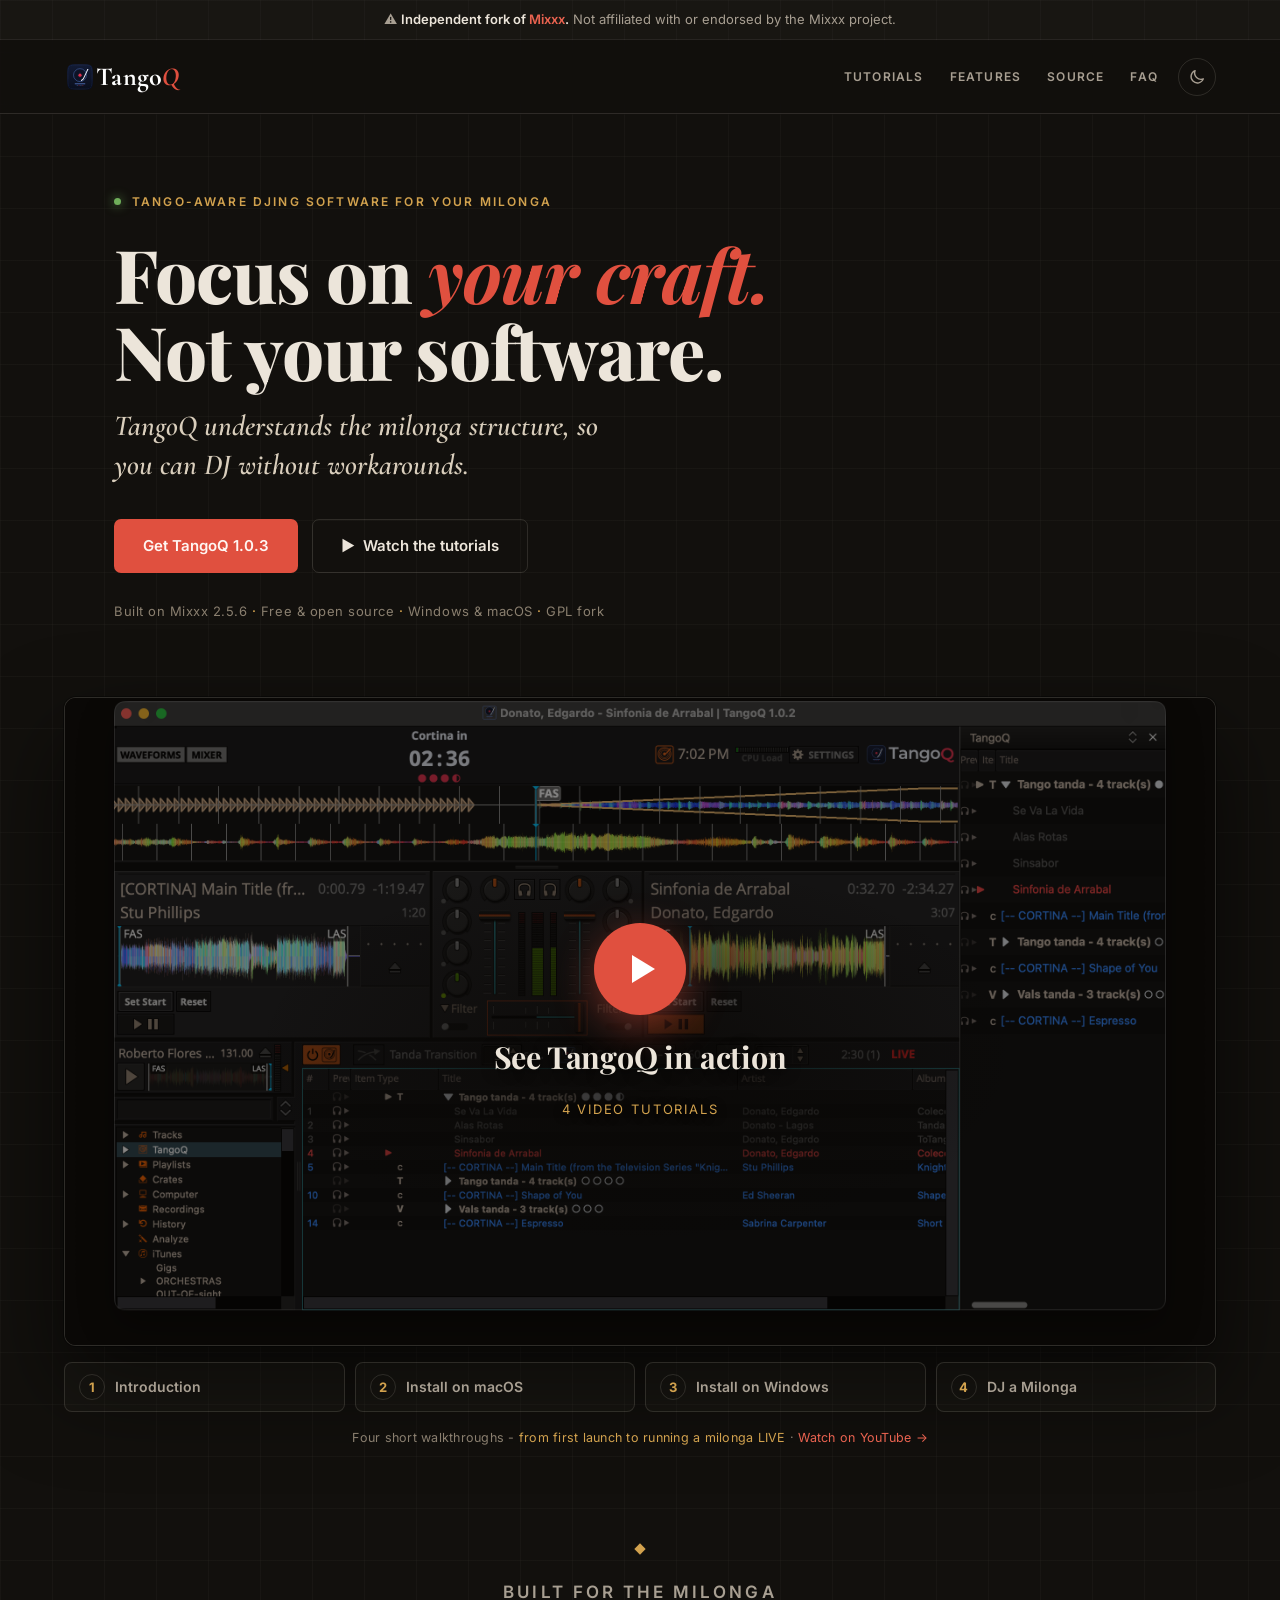
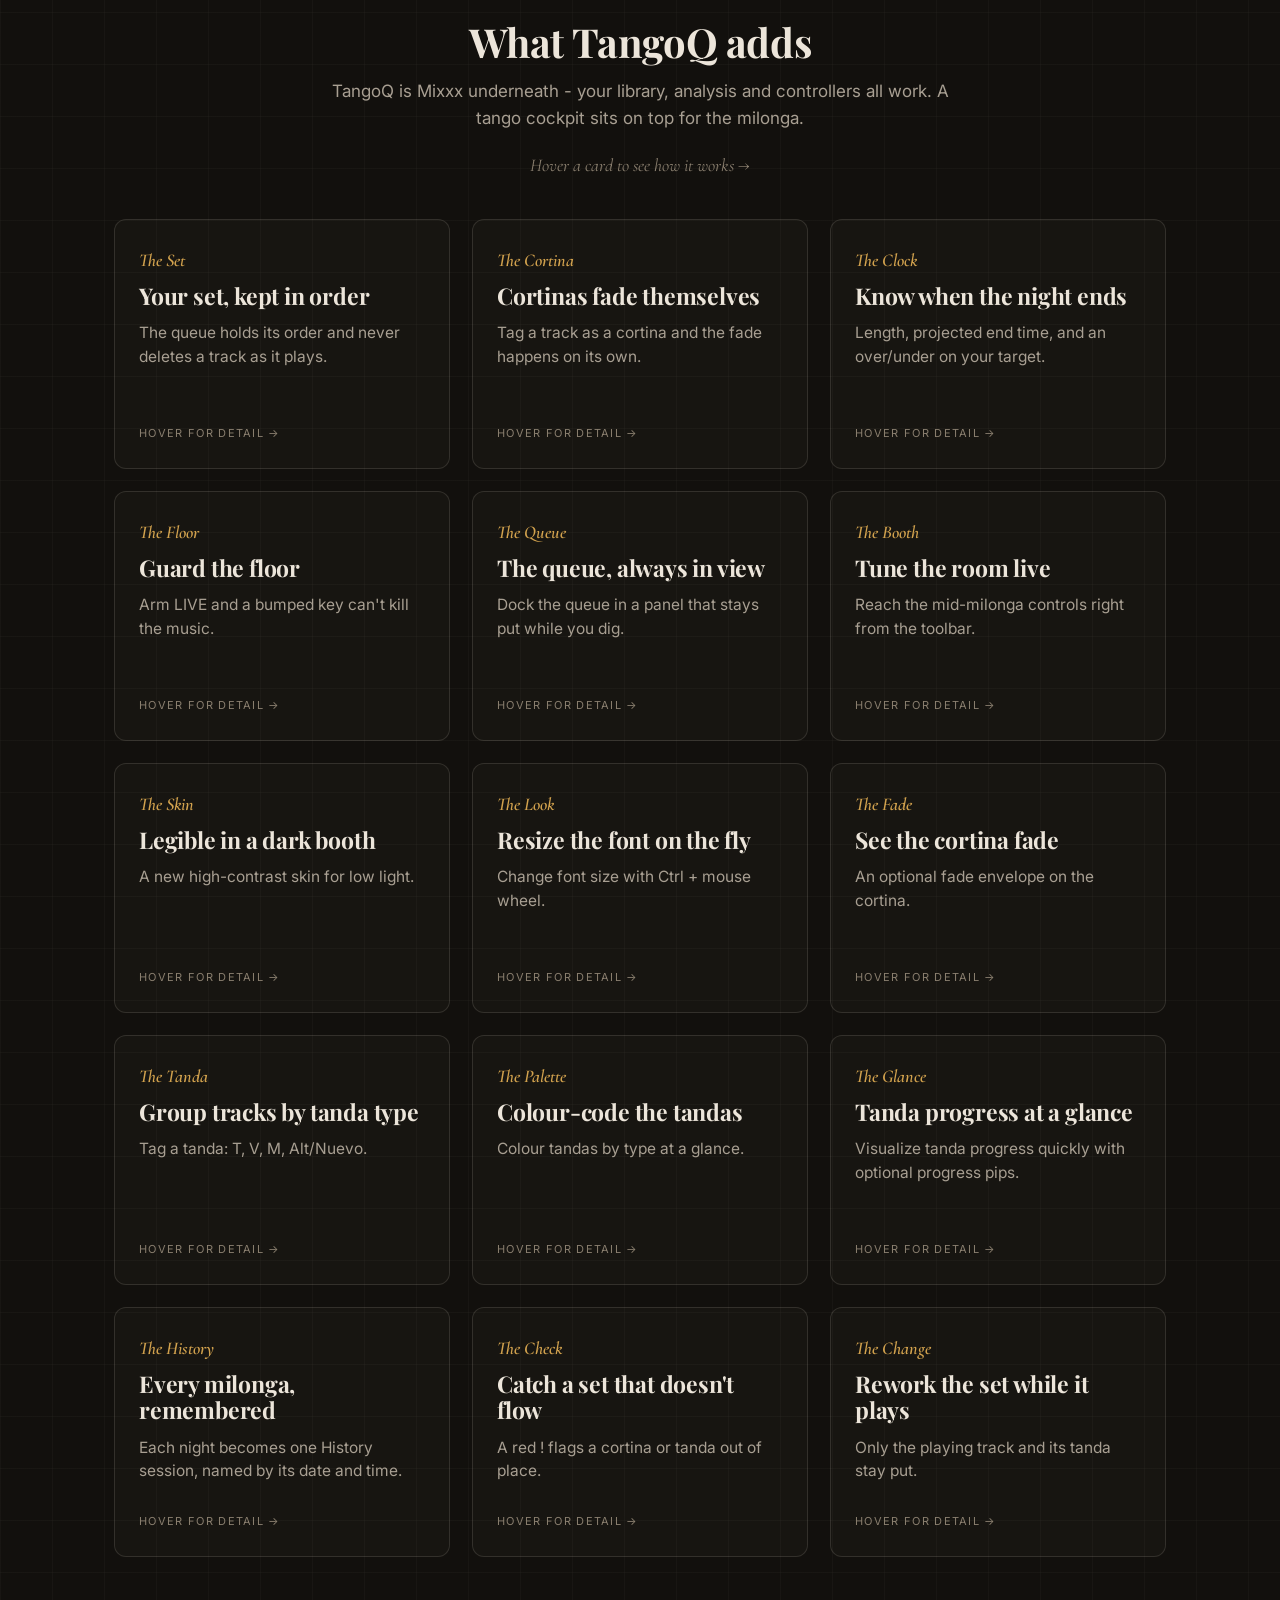
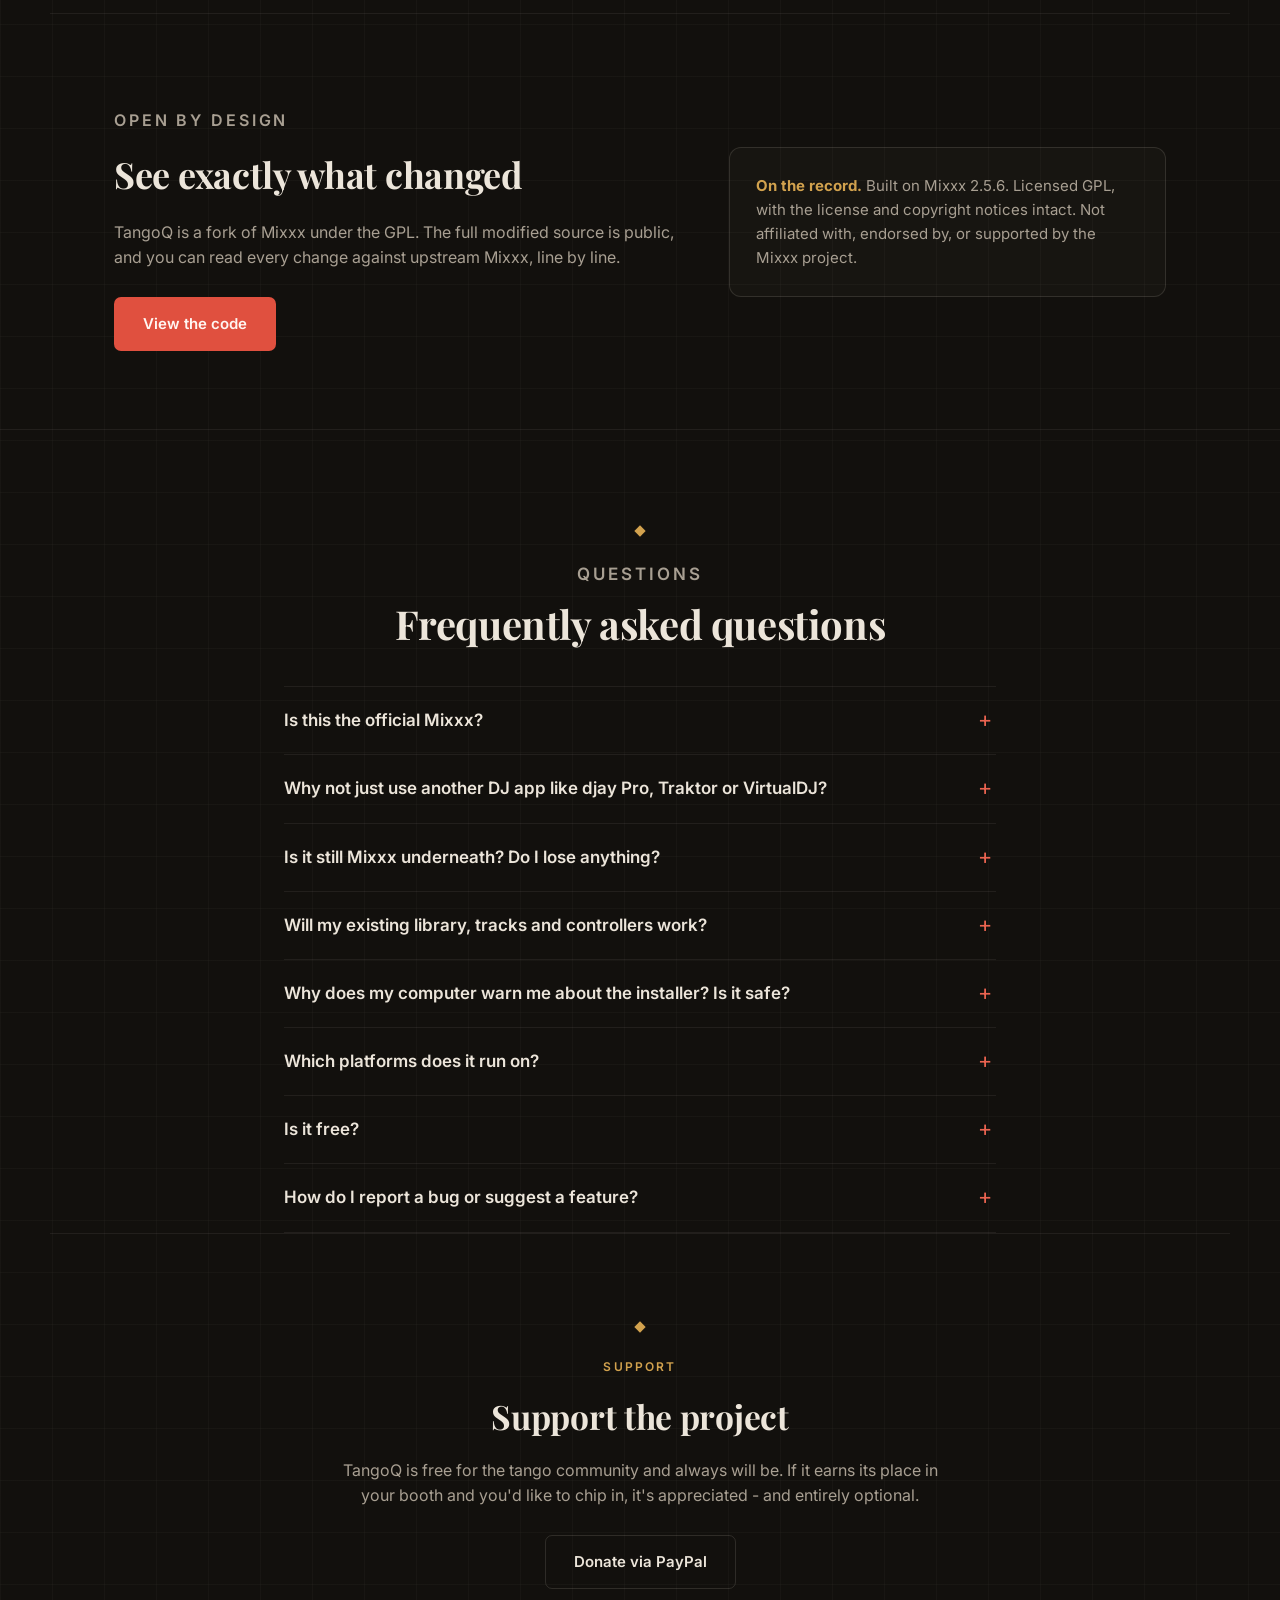
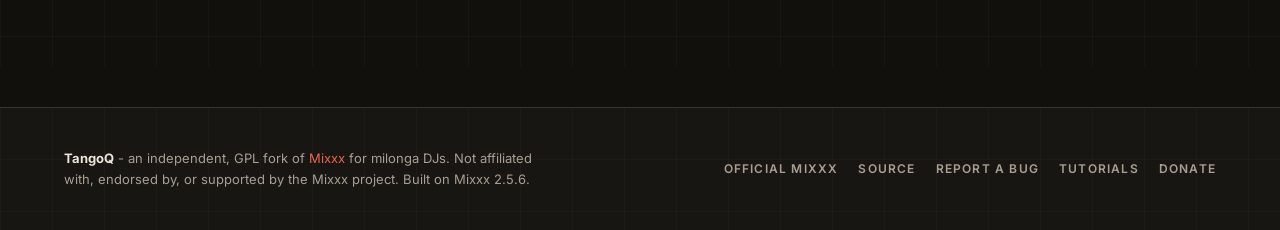
<file: index.html>
<!DOCTYPE html>
<html lang="en">
<head>
<meta charset="UTF-8" />
<meta name="viewport" content="width=device-width, initial-scale=1.0" />
<title>TangoQ: Tango-aware DJing software for your milonga</title>
<meta name="description" content="TangoQ is a tango-first DJ app built on Mixxx for milonga DJs: a cursor queue that keeps your set in order, automatic cortina fades, set length and end-time timing, and live-performance safeguards. An independent, GPL fork - not affiliated with the Mixxx project." />

<link rel="canonical" href="https://tangoq.app/" />
<!-- Open Graph / social preview -->
<meta property="og:type" content="website" />
<meta property="og:title" content="TangoQ: Tango-aware DJing software for your milonga" />
<meta property="og:description" content="Focus on your craft, not your software. A tango-first DJ app built on Mixxx: a cursor queue, automatic cortina fades, set timing, and a LIVE lock for the milonga." />
<meta property="og:image" content="https://tangoq.app/assets/tangoq-hero.png" />
<meta property="og:url" content="https://tangoq.app/" />

<link rel="icon" type="image/svg+xml" href="assets/tangoq_favicon.svg" />
<!-- Theme: dark by default; a saved light/dark choice is applied before first paint (no flash). -->
<script>try{if(localStorage.getItem('tq-theme')==='light')document.documentElement.dataset.theme='light';}catch(e){}</script>
<link rel="preconnect" href="https://fonts.googleapis.com" />
<link rel="preconnect" href="https://fonts.gstatic.com" crossorigin />
<link href="https://fonts.googleapis.com/css2?family=Cormorant+Garamond:ital,wght@0,600;0,700;1,600;1,700&family=Inter:wght@400;500;600;700&family=Playfair+Display:ital,wght@0,600;0,700;0,800;1,600&display=swap" rel="stylesheet" />
<style>
/* ===================== TangoQ landing - "The Booth" ===================== */
:root{
  --bg:#12100d; --ink:#ece5da; --muted:#a89f92; --faint:#8a7f6f;
  --line:rgba(236,229,218,.13); --line-soft:rgba(236,229,218,.07);
  --surface:rgba(236,229,218,.022); --surface-2:rgba(236,229,218,.045);
  --red:#e0503f; --red-hi:#ea6350; --gold:#d2a24e; --green:#6fae5a;
  --serif:"Playfair Display",Georgia,serif;
  --serif2:"Cormorant Garamond",Georgia,serif;
  --sans:"Inter",system-ui,-apple-system,"Segoe UI",Roboto,sans-serif;
  --grid:rgba(236,229,218,.028); --bar-bg:rgba(18,16,13,.86); --tagline:#d9cebc; --brand-word:#fff;
  --frame-line:rgba(236,229,218,.16); --frame-shadow:0 40px 90px rgba(0,0,0,.6),0 0 0 1px rgba(0,0,0,.4);
  color-scheme:dark;
}
/* light theme - warm paper, same accents darkened for contrast on a light background */
:root[data-theme="light"]{
  --bg:#f6f1e8; --ink:#1e1913; --muted:#574e43; --faint:#6f6456;
  --line:rgba(30,25,19,.15); --line-soft:rgba(30,25,19,.08);
  --surface:rgba(30,25,19,.03); --surface-2:rgba(30,25,19,.055);
  --red:#c63f2e; --red-hi:#a93323; --gold:#8f6418; --green:#3f8a2f;
  --grid:rgba(30,25,19,.045); --bar-bg:rgba(246,241,232,.88); --tagline:#3d352c; --brand-word:#1e1913;
  --frame-line:rgba(30,25,19,.18); --frame-shadow:0 30px 70px rgba(60,40,20,.22),0 0 0 1px rgba(30,25,19,.06);
  color-scheme:light;
}
*{box-sizing:border-box;}
html{scroll-behavior:smooth;scroll-padding-top:76px;}
@media (prefers-reduced-motion: reduce){html{scroll-behavior:auto;}}
body{
  margin:0; background:var(--bg); color:var(--ink);
  font-family:var(--sans); font-size:17px; line-height:1.6;
  -webkit-font-smoothing:antialiased; text-rendering:optimizeLegibility;
}
img{max-width:100%;}
.bth a{color:var(--red-hi);text-decoration:none;}
.bth a:hover{color:var(--gold);}
.bth ::selection{background:rgba(224,80,63,.28);}

.bth{
  background-image:
    linear-gradient(var(--grid) 1px, transparent 1px),
    linear-gradient(90deg, var(--grid) 1px, transparent 1px);
  background-size:52px 52px;
}
.bth .wrap{max-width:1180px;margin:0 auto;padding:0 clamp(20px,5vw,64px);}
.bth .section{border-top:1px solid var(--line-soft);}
.bth .diamond{display:inline-block;width:8px;height:8px;background:var(--gold);transform:rotate(45deg);}
.bth .eyebrow{font-family:var(--sans);font-weight:600;font-size:12px;letter-spacing:.18em;text-transform:uppercase;color:var(--gold);margin:0 0 14px;}
.bth .shead{text-align:center;max-width:640px;margin:0 auto;padding-top:8px;}
.bth .shead .eyebrow{margin:18px 0 14px;}
.bth .shead h2{font-family:var(--serif);font-weight:700;font-size:clamp(1.9rem,4vw,2.5rem);line-height:1.1;letter-spacing:-.4px;margin:0;text-wrap:balance;}
.bth .shead p{color:var(--muted);font-size:17px;line-height:1.6;margin:14px auto 0;}

.bth .btn{display:inline-flex;align-items:center;gap:8px;padding:14px 28px;border-radius:7px;font-family:var(--sans);font-weight:600;font-size:15px;text-decoration:none;border:1px solid transparent;cursor:pointer;}
.bth .btn--p{background:var(--red);color:#fff6f2;}
.bth .btn--p:hover{background:var(--red-hi);color:#fff6f2;}
.bth .btn--g{border-color:var(--line);color:var(--ink);}
.bth .btn--g:hover{border-color:var(--gold);color:var(--gold);}

/* top bar */
.bth__bar{display:flex;align-items:center;gap:16px;padding:16px clamp(20px,5vw,64px);border-bottom:1px solid var(--line);position:sticky;top:0;background:var(--bar-bg);backdrop-filter:blur(8px);z-index:20;}
.bth__brand{display:inline-flex;align-items:center;gap:0px;font-family:var(--serif2);font-weight:700;font-size:26px;letter-spacing:.01em;color:var(--ink);text-decoration:none;}
.bth__brand-icon{width:32px;height:32px;display:block;flex:none;}
.bth__brand-word{white-space:nowrap;color:var(--brand-word);}
.bth__brand em{color:var(--red);font-style:italic;}
.bth__tag{font-family:var(--serif2);font-style:italic;font-weight:600;font-size:16px;color:var(--faint);}
.bth__nav{margin-left:auto;display:flex;gap:26px;}
.bth__nav a{font-family:var(--sans);font-weight:600;font-size:12px;letter-spacing:.1em;text-transform:uppercase;color:var(--muted);text-decoration:none;}
.bth__nav a:hover{color:var(--gold);}
@media (max-width:720px){.bth__nav{display:none;}}
.bth__theme{flex:none;width:38px;height:38px;display:grid;place-items:center;padding:0;border:1px solid var(--line);border-radius:50%;background:transparent;color:var(--muted);cursor:pointer;transition:color .2s,border-color .2s;}
.bth__nav + .bth__theme{margin-left:4px;}
@media (max-width:720px){.bth__theme{margin-left:auto;}}
.bth__theme:hover{color:var(--gold);border-color:var(--gold);}
.bth__theme:focus-visible{outline:2px solid var(--gold);outline-offset:2px;}
.bth__theme svg{width:18px;height:18px;}
.bth__theme .i-sun,[data-theme="light"] .bth__theme .i-moon{display:none;}
[data-theme="light"] .bth__theme .i-sun{display:block;}

/* fork banner */
.bth__fork{text-align:center;padding:9px 16px;font-size:13px;color:var(--muted);background:var(--surface);border-bottom:1px solid var(--line-soft);}
.bth__fork strong{color:var(--ink);font-weight:600;}
.bth__fork a{color:var(--red-hi);}

/* hero */
.bth__hero{max-width:1180px;margin:0 auto;padding:clamp(48px,7vw,78px) clamp(20px,5vw,64px) 40px;}
.bth__eyebrow{font-family:var(--sans);font-weight:600;font-size:12px;letter-spacing:.18em;text-transform:uppercase;color:var(--gold);margin:0 0 24px;display:flex;align-items:center;gap:11px;}
.bth__eyebrow::before{content:"";width:7px;height:7px;border-radius:50%;background:var(--green);box-shadow:0 0 11px rgba(111,174,90,.9);}
.bth__h1{font-family:var(--serif);font-weight:800;font-size:clamp(2.6rem,7vw,74px);line-height:1.04;letter-spacing:-1px;margin:0;max-width:17ch;text-wrap:balance;}
.bth__h1 em{color:var(--red);font-style:italic;font-weight:700;}
.bth__tagline{font-family:var(--serif2);font-style:italic;font-weight:600;font-size:clamp(1.4rem,3vw,29px);color:var(--tagline);margin:18px 0 0;max-width:40ch;line-height:1.34;}
.bth__cta{display:flex;align-items:center;gap:14px;margin-top:34px;flex-wrap:wrap;}
.bth__meta{font-family:var(--sans);font-size:13px;color:var(--faint);margin-top:28px;letter-spacing:.04em;}
.bth__meta b{color:var(--gold);font-weight:500;}

/* screenshot */
.bth__shot{max-width:1312px;margin:22px auto 0;padding:0 clamp(20px,5vw,64px);}
.bth__frame{border:1px solid var(--frame-line);border-radius:12px;overflow:hidden;box-shadow:var(--frame-shadow);background:#0a0806;}
.bth__frame img{display:block;width:100%;height:auto;}
.bth__cap{font-family:var(--sans);font-size:12.5px;color:var(--faint);text-align:center;margin:16px 0 0;letter-spacing:.02em;}
.bth__cap span{color:var(--gold);}

/* tutorial player (hero slot) - click-to-load so no YouTube code/cookies until the visitor asks */
.bth__video{position:relative;display:block;width:100%;aspect-ratio:16/9;padding:0;border:0;background:#0a0806;cursor:pointer;color:#ece5da;font:inherit;}
.bth__video img{position:absolute;inset:0;width:100%;height:100%;object-fit:cover;opacity:.5;transition:opacity .25s;}
.bth__video:hover img,.bth__video:focus-visible img{opacity:.38;}
.bth__video:focus-visible{outline:2px solid var(--gold);outline-offset:-2px;}
.bth__play{position:absolute;inset:0;background:radial-gradient(ellipse 45% 40% at 50% 55%,rgba(10,8,6,.75),transparent 75%);display:flex;flex-direction:column;align-items:center;justify-content:center;gap:18px;}
.bth__play i{width:clamp(64px,9vw,92px);height:clamp(64px,9vw,92px);border-radius:50%;background:var(--red);box-shadow:0 12px 40px rgba(224,80,63,.45);display:grid;place-items:center;transition:transform .2s,background .2s;}
.bth__play i::after{content:"";margin-left:6px;border-style:solid;border-width:14px 0 14px 23px;border-color:transparent transparent transparent #fff;}
.bth__video:hover .bth__play i{transform:scale(1.07);background:var(--red-hi);}
.bth__play b{font-family:var(--serif);font-weight:700;font-size:clamp(1.25rem,2.6vw,1.9rem);letter-spacing:-.2px;text-shadow:0 2px 14px rgba(0,0,0,.8);}
.bth__play small{font-family:var(--sans);font-size:13px;letter-spacing:.14em;text-transform:uppercase;color:#d2a24e;text-shadow:0 2px 10px rgba(0,0,0,.9);}
.bth__frame iframe{display:block;width:100%;aspect-ratio:16/9;border:0;}
.bth__chapters{list-style:none;margin:16px 0 0;padding:0;display:grid;grid-template-columns:repeat(4,1fr);gap:10px;}
@media (max-width:720px){.bth__chapters{grid-template-columns:1fr 1fr;}}
.bth__chapters button{width:100%;height:100%;display:flex;align-items:center;gap:10px;padding:11px 14px;border:1px solid var(--line);border-radius:8px;background:var(--surface);color:var(--muted);font:600 14px/1.25 var(--sans);text-align:left;cursor:pointer;transition:border-color .2s,color .2s,background .2s;}
.bth__chapters button:hover,.bth__chapters button:focus-visible{border-color:rgba(210,162,78,.5);color:var(--ink);}
.bth__chapters button:focus-visible{outline:2px solid var(--gold);outline-offset:2px;}
.bth__chapters button[aria-current="true"]{border-color:var(--red);color:var(--ink);background:rgba(224,80,63,.08);}
.bth__chapters em{flex:none;font-style:normal;font-family:var(--sans);font-weight:700;font-size:13px;width:26px;height:26px;border-radius:50%;display:grid;place-items:center;border:1px solid var(--line);color:var(--gold);}
.bth__chapters button[aria-current="true"] em{background:var(--red);border-color:var(--red);color:#fff;}

/* ===== flip-card features (text only) ===== */
.bth .feat{padding:clamp(56px,7vw,78px) 0 56px;}
.bth .feat-hint{text-align:center;font-family:var(--serif2);font-style:italic;font-size:18px;color:var(--faint);margin:18px 0 0;}
.bth .feat-grid{max-width:1180px;margin:40px auto 0;padding:0 clamp(20px,5vw,64px);display:grid;grid-template-columns:repeat(auto-fit,minmax(280px,1fr));gap:22px;}
.bth .fcard{height:250px;perspective:1400px;}
.bth .fcard__inner{position:relative;width:100%;height:100%;transition:transform .55s cubic-bezier(.4,.1,.2,1);transform-style:preserve-3d;}
.bth .fcard:hover .fcard__inner,.bth .fcard:focus-within .fcard__inner{transform:rotateY(180deg);}
.bth .fcard__face{position:absolute;inset:0;backface-visibility:hidden;-webkit-backface-visibility:hidden;border:1px solid var(--line);border-radius:12px;overflow:hidden;padding:26px 24px;display:flex;flex-direction:column;}
.bth .fcard__front{background:var(--surface);}
.bth .fcard__back{transform:rotateY(180deg);background:var(--surface-2);}
.bth .fcard__no{font-family:var(--serif2);font-style:italic;font-weight:600;font-size:18px;color:var(--gold);margin:0 0 8px;}
.bth .fcard__title{font-family:var(--serif);font-weight:700;font-size:23px;line-height:1.14;margin:0 0 12px;letter-spacing:-.2px;}
.bth .fcard__lead{color:var(--muted);font-size:15.5px;line-height:1.5;margin:0;}
.bth .fcard__flip{margin-top:auto;font-family:var(--sans);font-size:11px;letter-spacing:.12em;text-transform:uppercase;color:var(--faint);}
.bth .fcard__desc{color:var(--muted);font-size:14px;line-height:1.55;margin:0;}
.bth .fcard__watch{color:var(--red-hi);font-style:italic;font-size:13px;line-height:1.5;margin:12px 0 0;}
/* touch / no-hover: no flip, stack front + detail */
@media (hover:none){
  .bth .fcard{height:auto;perspective:none;}
  .bth .fcard__inner{transform:none!important;transition:none;}
  .bth .fcard__face{position:static;backface-visibility:visible;-webkit-backface-visibility:visible;}
  .bth .fcard__front{border-bottom:0;border-radius:12px 12px 0 0;}
  .bth .fcard__back{transform:none;border-top:0;border-radius:0 0 12px 12px;}
  .bth .fcard__back .fcard__no,.bth .fcard__back .fcard__title{display:none;}
  .bth .fcard__flip{display:none;}
}
@media (prefers-reduced-motion:reduce){.bth .fcard__inner{transition:none;}}

/* split (source) */
.bth .split{max-width:1180px;margin:0 auto;padding:clamp(56px,7vw,78px) clamp(20px,5vw,64px);display:grid;grid-template-columns:1.3fr 1fr;gap:48px;align-items:center;}
@media (max-width:820px){.bth .split{grid-template-columns:1fr;gap:28px;}}
.bth .split h2{font-family:var(--serif);font-weight:700;font-size:clamp(1.7rem,3.4vw,2.25rem);margin:12px 0 0;letter-spacing:-.3px;}
.bth .split p{color:var(--muted);font-size:16px;line-height:1.6;margin:16px 0 0;}
.bth .split .cta{display:flex;gap:14px;margin-top:26px;flex-wrap:wrap;}
.bth .split aside{background:var(--surface);border:1px solid var(--line);border-radius:12px;padding:26px;}
.bth .split aside p{margin:0;font-size:15px;}
.bth .split aside strong{color:var(--gold);}

/* centered blocks */
.bth .center{max-width:1180px;margin:0 auto;padding:clamp(56px,7vw,78px) clamp(20px,5vw,64px);text-align:center;}
.bth .center h2{font-family:var(--serif);font-weight:700;font-size:clamp(1.6rem,3.2vw,2.1rem);margin:0;letter-spacing:-.3px;}
.bth .center p.lead{color:var(--muted);font-size:16px;line-height:1.6;max-width:600px;margin:14px auto 0;}
.bth .center .cta-row{margin-top:26px;display:flex;gap:14px;justify-content:center;flex-wrap:wrap;}

/* faq */
.bth .faq{max-width:840px;margin:40px auto 0;padding:0 clamp(20px,5vw,64px);}
.bth .faq details{border-top:1px solid var(--line-soft);}
.bth .faq details:last-child{border-bottom:1px solid var(--line-soft);}
.bth .faq summary{list-style:none;cursor:pointer;padding:20px 40px 20px 0;font-weight:600;font-size:17px;color:var(--ink);position:relative;}
.bth .faq summary::-webkit-details-marker{display:none;}
.bth .faq summary::after{content:"+";position:absolute;right:4px;top:15px;font-size:22px;font-weight:400;color:var(--red-hi);}
.bth .faq details[open] summary::after{content:"–";}
.bth .faq details p{color:var(--muted);font-size:15.5px;line-height:1.65;margin:0;padding:0 40px 20px 0;max-width:72ch;}

/* guide teaser */
.bth .guide-teaser{background:var(--surface);border:1px solid var(--line);border-radius:14px;max-width:1052px;margin:0 auto;padding:clamp(32px,5vw,48px);text-align:center;}

/* footer */
.bth .foot{border-top:1px solid var(--line);background:var(--surface);margin-top:40px;padding:40px clamp(20px,5vw,64px);}
.bth .foot__inner{max-width:1180px;margin:0 auto;display:flex;flex-wrap:wrap;gap:16px 30px;align-items:center;justify-content:space-between;}
.bth .foot p{margin:0;font-size:13px;color:var(--muted);max-width:62ch;}
.bth .foot strong{color:var(--ink);}
.bth .foot__links{display:flex;flex-wrap:wrap;gap:20px;}
.bth .foot__links a{color:var(--muted);font-size:12px;font-weight:600;letter-spacing:.1em;text-transform:uppercase;text-decoration:none;}
.bth .foot__links a:hover{color:var(--gold);}
</style>

</head>
<body>
<div class="bth">

  <!-- ===================== FORK BANNER ===================== -->
  <div class="bth__fork">&#9888; <strong>Independent fork of <a href="https://github.com/mixxxdj/mixxx" target="_blank" rel="noopener">Mixxx</a>.</strong> Not affiliated with or endorsed by the Mixxx&nbsp;project.</div>

  <!-- ===================== NAV ===================== -->
  <header class="bth__bar">
    <a class="bth__brand" href="#top" aria-label="TangoQ - home">
      <img class="bth__brand-icon" src="assets/tangoq_icon.svg" alt="" aria-hidden="true" width="32" height="32" />
      <span class="bth__brand-word">Tango<em>Q</em></span>
    </a>
    <nav class="bth__nav" aria-label="Primary">
      <a href="#tutorials">Tutorials</a>
      <a href="#features">Features</a>
      <a href="#source">Source</a>
      <a href="#faq">FAQ</a>
    </nav>
    <button class="bth__theme" type="button" aria-label="Switch to light mode" title="Switch to light mode">
      <svg class="i-moon" viewBox="0 0 24 24" fill="none" stroke="currentColor" stroke-width="1.8" stroke-linecap="round" stroke-linejoin="round" aria-hidden="true"><path d="M20.5 14.5A8.5 8.5 0 0 1 9.5 3.5a8.5 8.5 0 1 0 11 11z"/></svg>
      <svg class="i-sun" viewBox="0 0 24 24" fill="none" stroke="currentColor" stroke-width="1.8" stroke-linecap="round" aria-hidden="true"><circle cx="12" cy="12" r="4.2"/><path d="M12 2.5v2.2M12 19.3v2.2M2.5 12h2.2M19.3 12h2.2M5.3 5.3l1.6 1.6M17.1 17.1l1.6 1.6M5.3 18.7l1.6-1.6M17.1 6.9l1.6-1.6"/></svg>
    </button>
    <script>
      (function () {
        var btn = document.querySelector('.bth__theme'), root = document.documentElement;
        function sync() {
          var label = root.dataset.theme === 'light' ? 'Switch to dark mode' : 'Switch to light mode';
          btn.setAttribute('aria-label', label); btn.title = label;
        }
        btn.addEventListener('click', function () {
          var light = root.dataset.theme !== 'light';
          if (light) root.dataset.theme = 'light'; else delete root.dataset.theme;
          try { localStorage.setItem('tq-theme', light ? 'light' : 'dark'); } catch (e) {}
          sync();
        });
        sync();
      })();
    </script>
  </header>

  <main id="top">

  <!-- ===================== HERO ===================== -->
  <section class="bth__hero">
    <p class="bth__eyebrow">Tango-aware DJing software for your milonga</p>
    <h1 class="bth__h1">Focus on <em>your craft.</em> Not your software.</h1>

    <!--
      ============================================================
      HEADLINE - "Focus on your craft. Not your software."   (was: "You lead. The software follows.")
      SUB-TAGLINE - "TangoQ understands the milonga structure, so you can DJ without workarounds."

      Former headline (kept for reuse, e.g. as a section header):
        · DJ the room, not the playlist.
        · A tango-first DJ app for the milonga, built on Mixxx.

      Sub-tagline variants:
        · TangoQ understands the shape of a milonga, so you can focus on the music.
        · TangoQ knows the milonga - tandas, cortinas, timing - so you can focus on the music.

      Headline alternatives considered:
      Control / agency:  Control the music, not the software. · You run the software. It doesn't run you.
      Tango lead/follow (chosen):  You lead. The software follows. <-- CHOSEN · The DJ leads; the software follows.
      Craft / focus:  Focus on your craft, not the software. · Read the floor, not the manual.
      ============================================================
    -->
    <p class="bth__tagline">TangoQ understands the milonga structure, so you can DJ without workarounds.</p>

    <div class="bth__cta">
      <!-- Points to the latest GitHub release, so the link always serves the newest installers. -->
      <a class="btn btn--p" href="https://github.com/seemantadutta/tangoq/releases/latest" target="_blank" rel="noopener">Get TangoQ 1.0.3</a>
      <a class="btn btn--g" href="#tutorials">&#9654;&ensp;Watch the tutorials</a>
    </div>
    <p class="bth__meta">Built on Mixxx 2.5.6 <b>&middot;</b> Free &amp; open source <b>&middot;</b> Windows &amp; macOS <b>&middot;</b> GPL fork</p>
  </section>

  <!-- ===================== TUTORIALS PLAYER =====================
       Sits in the hero slot so the walkthroughs are the first thing people see.
       The hero screenshot is the poster; the YouTube player (privacy-enhanced
       youtube-nocookie.com) only loads when the visitor clicks play.
       Play order is set by the chapter buttons below (data-v = YouTube video ID),
       not by the YouTube playlist, so reordering the playlist won't change the site.
       Picking a chapter plays it, then the chapters after it, in order. -->
  <section class="bth__shot" id="tutorials">
    <div class="bth__frame">
      <button class="bth__video" type="button" aria-label="Play the TangoQ video tutorials from the beginning">
        <img src="assets/tangoq-hero.png" width="2816" height="1576" alt="" />
        <span class="bth__play"><i></i><b>See TangoQ in action</b><small>4 video tutorials</small></span>
      </button>
    </div>
    <ol class="bth__chapters" aria-label="Tutorial chapters">
      <li><button type="button" data-v="eEzgCkeJRvM"><em>1</em>Introduction</button></li>
      <li><button type="button" data-v="RYDBWtb4rBI"><em>2</em>Install on macOS</button></li>
      <li><button type="button" data-v="xXYfcL22Ero"><em>3</em>Install on Windows</button></li>
      <li><button type="button" data-v="bCn43I8w_2c"><em>4</em>DJ a Milonga</button></li>
    </ol>
    <p class="bth__cap">Four short walkthroughs - <span>from first launch to running a milonga LIVE</span> &middot; <a href="https://www.youtube.com/playlist?list=PLD1MAXCCQrTw" target="_blank" rel="noopener">Watch on YouTube &rarr;</a></p>
  </section>
  <script>
    (function () {
      var frame = document.querySelector('#tutorials .bth__frame');
      var chapters = [].slice.call(document.querySelectorAll('.bth__chapters button'));
      var ids = chapters.map(function (b) { return b.dataset.v; });
      function play(i) {
        var f = document.createElement('iframe');
        // YouTube starts at the first ID in &playlist= (ignoring the one in the path),
        // so the chosen video must lead the list.
        f.src = 'https://www.youtube-nocookie.com/embed/' + ids[i] + '?autoplay=1&rel=0'
              + '&playlist=' + ids.slice(i).join(',');
        f.title = 'TangoQ video tutorials';
        f.allow = 'autoplay; encrypted-media; picture-in-picture; fullscreen';
        f.allowFullscreen = true;
        frame.replaceChildren(f);
        chapters.forEach(function (b, j) { b.setAttribute('aria-current', j === i ? 'true' : 'false'); });
      }
      frame.querySelector('.bth__video').addEventListener('click', function () { play(0); });
      chapters.forEach(function (b, i) { b.addEventListener('click', function () { play(i); }); });
    })();
  </script>

  <!-- ===================== FEATURES (flip cards) ===================== -->
  <section class="feat section" id="features" style="border-top:none">
    <div class="shead">
      <div class="diamond"></div>
      <p class="eyebrow">Built for the milonga</p>
      <h2>What TangoQ adds</h2>
      <p>TangoQ is Mixxx underneath - your library, analysis and controllers all work. A tango cockpit sits on top for the milonga.</p>
    </div>
    <p class="feat-hint">Hover a card to see how it works &rarr;</p>
    <div class="feat-grid">

      <div class="fcard" tabindex="0">
        <div class="fcard__inner">
          <div class="fcard__face fcard__front">
            <p class="fcard__no">The Set</p>
            <h3 class="fcard__title">Your set, kept in order</h3>
            <p class="fcard__lead">The queue holds its order and never deletes a track as it plays.</p>
            <span class="fcard__flip">Hover for detail &rarr;</span>
          </div>
          <div class="fcard__face fcard__back">
            <p class="fcard__no">The Set</p>
            <h3 class="fcard__title">Your set, kept in order</h3>
            <p class="fcard__desc">TangoQ plays top to bottom and keeps every played track in its place, so that you don't lose your bearing in the TTVTTM flow.</p>
          </div>
        </div>
      </div>

      <div class="fcard" tabindex="0">
        <div class="fcard__inner">
          <div class="fcard__face fcard__front">
            <p class="fcard__no">The Cortina</p>
            <h3 class="fcard__title">Cortinas fade themselves</h3>
            <p class="fcard__lead">Tag a track as a cortina and the fade happens on its own.</p>
            <span class="fcard__flip">Hover for detail &rarr;</span>
          </div>
          <div class="fcard__face fcard__back">
            <p class="fcard__no">The Cortina</p>
            <h3 class="fcard__title">Cortinas fade themselves</h3>
            <p class="fcard__desc">The engine fades a cortina up, holds, fades it down, and leaves a clean silence on each side - no more reaching for the crossfader to clear the floor between tandas. Mark a track as a cortina once, and TangoQ remembers it.</p>
          </div>
        </div>
      </div>

      <div class="fcard" tabindex="0">
        <div class="fcard__inner">
          <div class="fcard__face fcard__front">
            <p class="fcard__no">The Clock</p>
            <h3 class="fcard__title">Know when the night ends</h3>
            <p class="fcard__lead">Length, projected end time, and an over/under on your target.</p>
            <span class="fcard__flip">Hover for detail &rarr;</span>
          </div>
          <div class="fcard__face fcard__back">
            <p class="fcard__no">The Clock</p>
            <h3 class="fcard__title">Know when the night ends</h3>
            <p class="fcard__desc">See the set's total length, its projected end time, and the time left at a glance - with an over/under against your target so you can land the milonga right on the hour.</p>
          </div>
        </div>
      </div>

      <div class="fcard" tabindex="0">
        <div class="fcard__inner">
          <div class="fcard__face fcard__front">
            <p class="fcard__no">The Floor</p>
            <h3 class="fcard__title">Guard the floor</h3>
            <p class="fcard__lead">Arm LIVE and a bumped key can't kill the music.</p>
            <span class="fcard__flip">Hover for detail &rarr;</span>
          </div>
          <div class="fcard__face fcard__back">
            <p class="fcard__no">The Floor</p>
            <h3 class="fcard__title">Guard the floor</h3>
            <p class="fcard__desc">Arm LIVE mode and disabling TangoQ takes a deliberate two-step confirm, while the deck play/pause keys go quiet for the night - so a stray keypress can't stop the set.</p>
          </div>
        </div>
      </div>

      <div class="fcard" tabindex="0">
        <div class="fcard__inner">
          <div class="fcard__face fcard__front">
            <p class="fcard__no">The Queue</p>
            <h3 class="fcard__title">The queue, always in view</h3>
            <p class="fcard__lead">Dock the queue in a panel that stays put while you dig.</p>
            <span class="fcard__flip">Hover for detail &rarr;</span>
          </div>
          <div class="fcard__face fcard__back">
            <p class="fcard__no">The Queue</p>
            <h3 class="fcard__title">The queue, always in view</h3>
            <p class="fcard__desc">Float the TangoQ queue into a docked, themed panel that stays put while you dig through your library for the next tanda.</p>
          </div>
        </div>
      </div>

      <div class="fcard" tabindex="0">
        <div class="fcard__inner">
          <div class="fcard__face fcard__front">
            <p class="fcard__no">The Booth</p>
            <h3 class="fcard__title">Tune the room live</h3>
            <p class="fcard__lead">Reach the mid-milonga controls right from the toolbar.</p>
            <span class="fcard__flip">Hover for detail &rarr;</span>
          </div>
          <div class="fcard__face fcard__back">
            <p class="fcard__no">The Booth</p>
            <h3 class="fcard__title">Tune the room live</h3>
            <p class="fcard__desc">Nudge the cortina length in real time to keep up with floor movement when a tanda ends.</p>
          </div>
        </div>
      </div>

      <div class="fcard" tabindex="0">
        <div class="fcard__inner">
          <div class="fcard__face fcard__front">
            <p class="fcard__no">The Skin</p>
            <h3 class="fcard__title">Legible in a dark booth</h3>
            <p class="fcard__lead">A new high-contrast skin for low light.</p>
            <span class="fcard__flip">Hover for detail &rarr;</span>
          </div>
          <div class="fcard__face fcard__back">
            <p class="fcard__no">The Skin</p>
            <h3 class="fcard__title">Legible in a dark booth</h3>
            <p class="fcard__desc">A new high-contrast skin keeps the interface easy to read in the low light of a dark booth.</p>
          </div>
        </div>
      </div>

      <div class="fcard" tabindex="0">
        <div class="fcard__inner">
          <div class="fcard__face fcard__front">
            <p class="fcard__no">The Look</p>
            <h3 class="fcard__title">Resize the font on the fly</h3>
            <p class="fcard__lead">Change font size with Ctrl + mouse wheel.</p>
            <span class="fcard__flip">Hover for detail &rarr;</span>
          </div>
          <div class="fcard__face fcard__back">
            <p class="fcard__no">The Look</p>
            <h3 class="fcard__title">Resize the font on the fly</h3>
            <p class="fcard__desc">Change the interface font size instantly with Ctrl and the mouse wheel, sized to the booth and your eyes.</p>
          </div>
        </div>
      </div>

      <div class="fcard" tabindex="0">
        <div class="fcard__inner">
          <div class="fcard__face fcard__front">
            <p class="fcard__no">The Fade</p>
            <h3 class="fcard__title">See the cortina fade</h3>
            <p class="fcard__lead">An optional fade envelope on the cortina.</p>
            <span class="fcard__flip">Hover for detail &rarr;</span>
          </div>
          <div class="fcard__face fcard__back">
            <p class="fcard__no">The Fade</p>
            <h3 class="fcard__title">See the cortina fade</h3>
            <p class="fcard__desc">An optional fade envelope draws the cortina's fade in and out on the track, so you can see the shape of the transition.</p>
          </div>
        </div>
      </div>

      <div class="fcard" tabindex="0">
        <div class="fcard__inner">
          <div class="fcard__face fcard__front">
            <p class="fcard__no">The Tanda</p>
            <h3 class="fcard__title">Group tracks by tanda type</h3>
            <p class="fcard__lead">Tag a tanda: T, V, M, Alt/Nuevo.</p>
            <span class="fcard__flip">Hover for detail &rarr;</span>
          </div>
          <div class="fcard__face fcard__back">
            <p class="fcard__no">The Tanda</p>
            <h3 class="fcard__title">Group tracks by tanda type</h3>
            <p class="fcard__desc">Optionally group tracks into a tanda by type: Tango, Vals, Milonga or Alt/Nuevo, so the set's structure is explicit.</p>
          </div>
        </div>
      </div>

      <div class="fcard" tabindex="0">
        <div class="fcard__inner">
          <div class="fcard__face fcard__front">
            <p class="fcard__no">The Palette</p>
            <h3 class="fcard__title">Colour-code the tandas</h3>
            <p class="fcard__lead">Colour tandas by type at a glance.</p>
            <span class="fcard__flip">Hover for detail &rarr;</span>
          </div>
          <div class="fcard__face fcard__back">
            <p class="fcard__no">The Palette</p>
            <h3 class="fcard__title">Colour-code the tandas</h3>
            <p class="fcard__desc">Optionally colour-code each tanda by type: Tango, Vals, Milonga or Alt/Nuevo, so you can read the flow of the night at a glance.</p>
          </div>
        </div>
      </div>

      <div class="fcard" tabindex="0">
        <div class="fcard__inner">
          <div class="fcard__face fcard__front">
            <p class="fcard__no">The Glance</p>
            <h3 class="fcard__title">Tanda progress at a glance</h3>
            <p class="fcard__lead">Visualize tanda progress quickly with optional progress pips.</p>
            <span class="fcard__flip">Hover for detail &rarr;</span>
          </div>
          <div class="fcard__face fcard__back">
            <p class="fcard__no">The Glance</p>
            <h3 class="fcard__title">Tanda progress at a glance</h3>
            <p class="fcard__desc">Progress pips show your place in the tanda: already played, now playing, and still to come.</p>
          </div>
        </div>
      </div>

      <div class="fcard" tabindex="0">
        <div class="fcard__inner">
          <div class="fcard__face fcard__front">
            <p class="fcard__no">The History</p>
            <h3 class="fcard__title">Every milonga, remembered</h3>
            <p class="fcard__lead">Each night becomes one History session, named by its date and time.</p>
            <span class="fcard__flip">Hover for detail &rarr;</span>
          </div>
          <div class="fcard__face fcard__back">
            <p class="fcard__no">The History</p>
            <h3 class="fcard__title">Every milonga, remembered</h3>
            <p class="fcard__desc">TangoQ logs every track it plays, repeated cortinas included, and tags cortinas and performances as they played. Last month's set reads exactly as it happened.</p>
          </div>
        </div>
      </div>

      <div class="fcard" tabindex="0">
        <div class="fcard__inner">
          <div class="fcard__face fcard__front">
            <p class="fcard__no">The Check</p>
            <h3 class="fcard__title">Catch a set that doesn't flow</h3>
            <p class="fcard__lead">A red ! flags a cortina or tanda out of place.</p>
            <span class="fcard__flip">Hover for detail &rarr;</span>
          </div>
          <div class="fcard__face fcard__back">
            <p class="fcard__no">The Check</p>
            <h3 class="fcard__title">Catch a set that doesn't flow</h3>
            <p class="fcard__desc">Spot a cortina inside a tanda, a tango marked as a cortina, two cortinas in a row, or two tandas with no cortina between them, before the floor does.</p>
          </div>
        </div>
      </div>

      <div class="fcard" tabindex="0">
        <div class="fcard__inner">
          <div class="fcard__face fcard__front">
            <p class="fcard__no">The Change</p>
            <h3 class="fcard__title">Rework the set while it plays</h3>
            <p class="fcard__lead">Only the playing track and its tanda stay put.</p>
            <span class="fcard__flip">Hover for detail &rarr;</span>
          </div>
          <div class="fcard__face fcard__back">
            <p class="fcard__no">The Change</p>
            <h3 class="fcard__title">Rework the set while it plays</h3>
            <p class="fcard__desc">Reorder the rest of the tanda, drop a track in to play next, or move whole tandas mid-milonga. Reused cortinas stay safe, and History records what actually played.</p>
          </div>
        </div>
      </div>

    </div>
  </section>

  <!-- ===================== SOURCE ===================== -->
  <section class="split section" id="source">
    <div>
      <p class="eyebrow">Open by design</p>
      <h2>See exactly what changed</h2>
      <p>TangoQ is a fork of Mixxx under the GPL. The full modified source is public, and you can read every change against upstream Mixxx, line by line.</p>
      <div class="cta">
        <a class="btn btn--p" href="https://github.com/seemantadutta/mixxx" target="_blank" rel="noopener">View the code</a>
      </div>
    </div>
    <aside>
      <p><strong>On the record.</strong> Built on Mixxx&nbsp;2.5.6. Licensed GPL, with the license and copyright notices intact. Not affiliated with, endorsed by, or supported by the Mixxx project.</p>
    </aside>
  </section>

  <!-- ===================== FAQ ===================== -->
  <section class="section" id="faq" style="padding-top:78px">
    <div class="shead">
      <div class="diamond"></div>
      <p class="eyebrow">Questions</p>
      <h2>Frequently asked questions</h2>
    </div>
    <div class="faq">
      <details><summary>Is this the official Mixxx?</summary><p>No. TangoQ is an independent, unofficial fork of Mixxx - not affiliated with or endorsed by the Mixxx project. It is built on Mixxx and released under the same GPL license; the official app lives at <a href="https://mixxx.org" target="_blank" rel="noopener">mixxx.org</a>.</p></details>
      <details><summary>Why not just use another DJ app like djay Pro, Traktor or VirtualDJ?</summary><p>Those apps are built for club DJs who beat-match and blend one track into the next. None of them understand a cortina, or that at a milonga every track stands on its own with no blending between them. TangoQ is built around exactly that tango-specific handling.</p></details>
      <details><summary>Is it still Mixxx underneath? Do I lose anything?</summary><p>Yes, it is Mixxx under the hood (version 2.5.6), so your music library, track analysis, controller mappings and settings all work just as they do in the official build. TangoQ adds a tango cockpit on top; it doesn't take Mixxx away.</p></details>
      <details><summary>Will my existing library, tracks and controllers work?</summary><p>Yes. On first launch TangoQ can import your existing Mixxx library into its own separate database, so your music, analysis, mappings and settings come across - and your original Mixxx setup is never modified.</p></details>
      <details><summary>Why does my computer warn me about the installer? Is it safe?</summary><p>Because these builds are not code-signed (that needs a paid developer certificate this project does not have), Windows SmartScreen and macOS Gatekeeper flag them as coming from an unknown developer. It is not malware: the full source is public and you can build it yourself. Full step-by-step instructions for getting past the warning come with the download.</p></details>
      <details><summary>Which platforms does it run on?</summary><p>Windows and macOS. Linux users can build from source for now; packaged Linux builds may follow.</p></details>
      <details><summary>Is it free?</summary><p>Yes, free and open source under the GNU GPL. If it earns a place in your booth you are welcome to chip in via the donate link, but that is entirely optional.</p></details>
      <details><summary>How do I report a bug or suggest a feature?</summary><p>Open an issue on the fork's GitHub via the <a href="https://github.com/seemantadutta/mixxx/issues" target="_blank" rel="noopener">Report a bug</a> link. Reports that include your OS and the steps to reproduce are the most helpful.</p></details>
    </div>
  </section>

  <!-- ===================== SUPPORT ===================== -->
  <section class="center section" id="support">
    <div class="diamond"></div>
    <p class="eyebrow" style="margin:18px 0 14px">Support</p>
    <h2>Support the project</h2>
    <p class="lead">TangoQ is free for the tango community and always will be. If it earns its place in your booth and you'd like to chip in, it's appreciated - and entirely optional.</p>
    <div class="cta-row">
      <a class="btn btn--g" href="https://paypal.me/seemanta" target="_blank" rel="noopener">Donate via PayPal</a>
    </div>
  </section>

  <!-- GUIDE TEASER: disabled until the manual is rewritten. To re-enable, remove "display:none" below
       and restore the "Guide" links in the top nav and footer. guide.html and tangoq-manual.pdf remain in the repo. -->
  <section class="section" id="guide" style="padding:78px clamp(20px,5vw,64px);display:none">
    <div class="guide-teaser">
      <div class="diamond"></div>
      <p class="eyebrow">The manual</p>
      <h2 style="font-family:var(--serif);font-weight:700;font-size:clamp(1.8rem,3.6vw,2.4rem);margin:0;letter-spacing:-.4px">The complete guide</h2>
      <p style="color:var(--muted);font-size:17px;line-height:1.6;max-width:560px;margin:14px auto 22px">Everything, from installing TangoQ to running a milonga LIVE - the full field guide, with screenshots.</p>
      <div class="cta-row" style="display:flex;gap:14px;justify-content:center;flex-wrap:wrap">
        <a class="btn btn--p" href="guide.html" target="_blank" rel="noopener">Open the guide</a>
        <a class="btn btn--g" href="tangoq-manual.pdf" download>&darr; Download the manual (PDF)</a>
      </div>
    </div>
  </section>
  <!-- guide teaser disabled (display:none); FAQ is the last visible section before the footer. -->

  </main>
</div>
<div class="bth">
  <footer class="foot">
    <div class="foot__inner">
      <p><strong>TangoQ</strong> - an independent, GPL fork of <a href="https://github.com/mixxxdj/mixxx" target="_blank" rel="noopener">Mixxx</a> for milonga DJs. Not affiliated with, endorsed by, or supported by the Mixxx project. Built on Mixxx&nbsp;2.5.6.</p>
      <nav class="foot__links" aria-label="Footer">
        <a href="https://mixxx.org" target="_blank" rel="noopener">Official Mixxx</a>
        <a href="https://github.com/seemantadutta/mixxx" target="_blank" rel="noopener">Source</a>
        <a href="https://github.com/seemantadutta/mixxx/issues" target="_blank" rel="noopener">Report a bug</a>
        <a href="https://www.youtube.com/playlist?list=PLD1MAXCCQrTw" target="_blank" rel="noopener">Tutorials</a>
        <a href="https://paypal.me/seemanta" target="_blank" rel="noopener">Donate</a>
      </nav>
    </div>
  </footer>
</div>

</body>
</html>
</file>
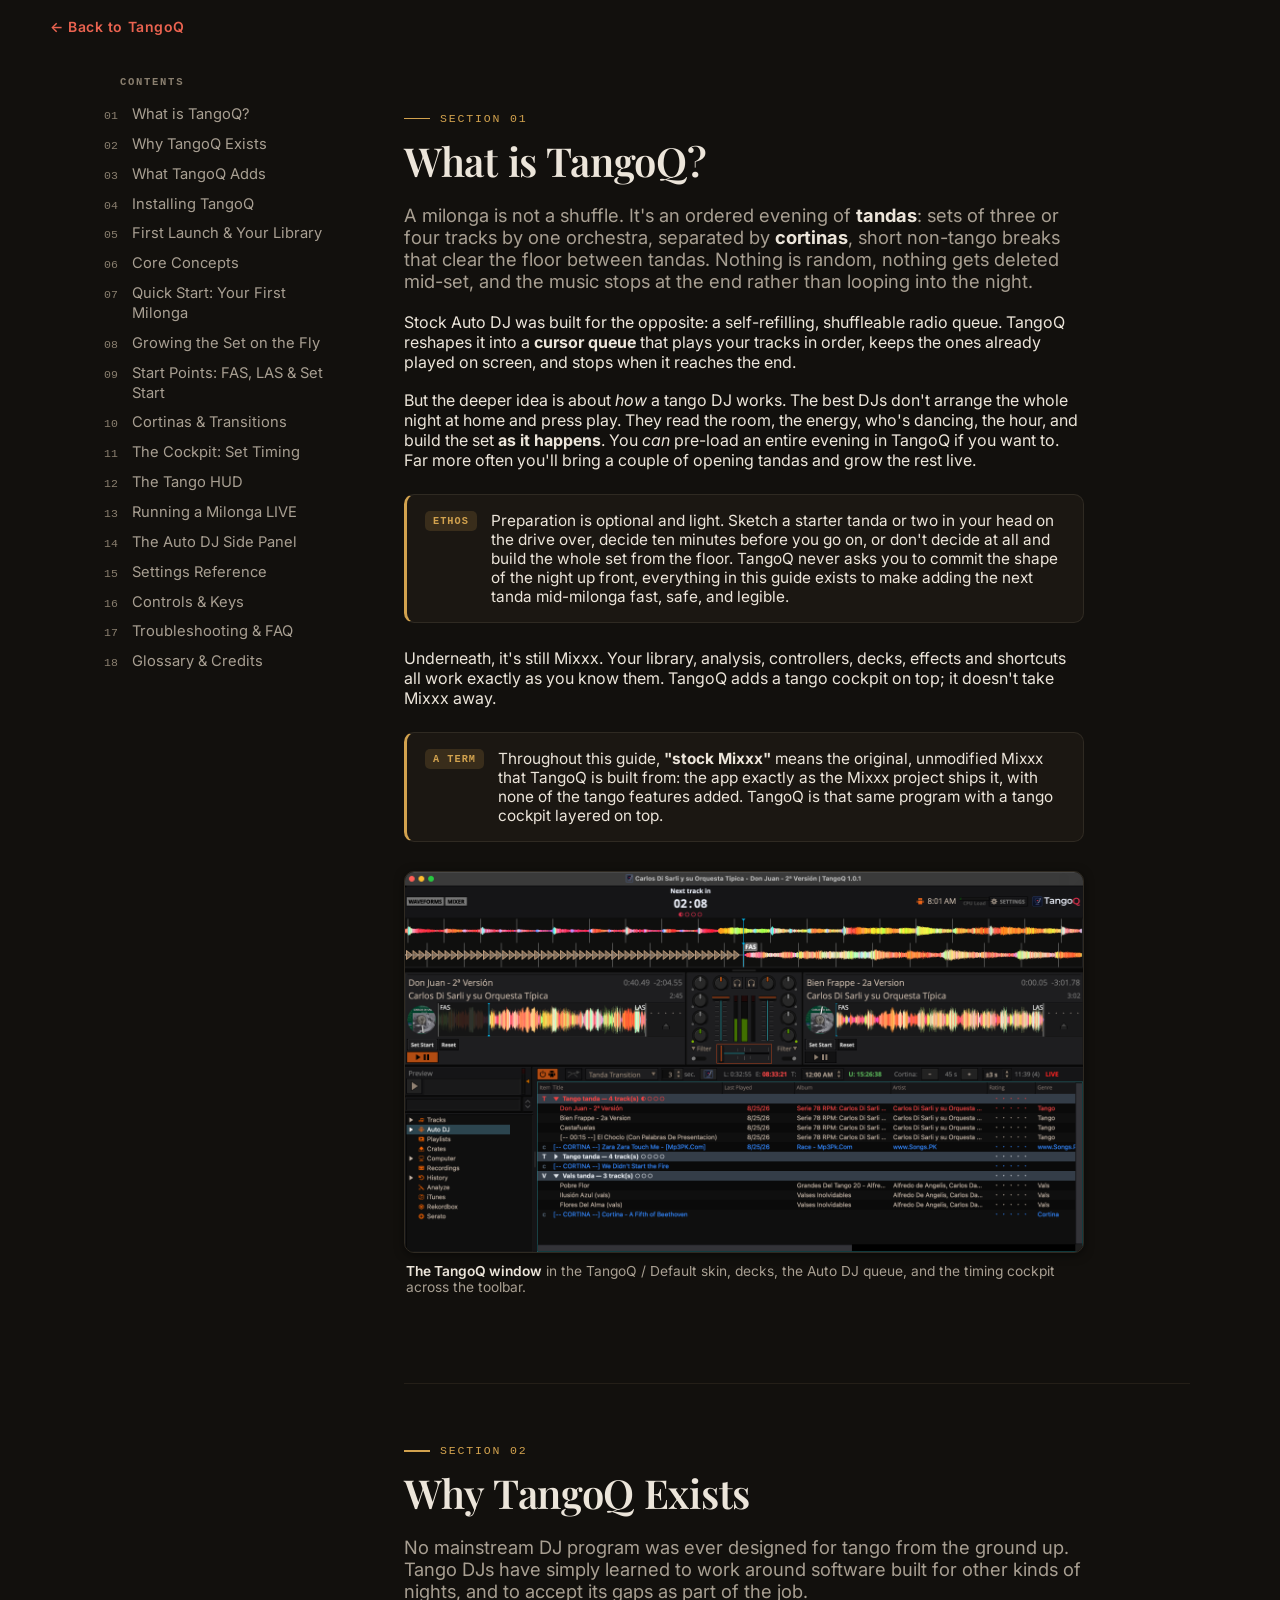
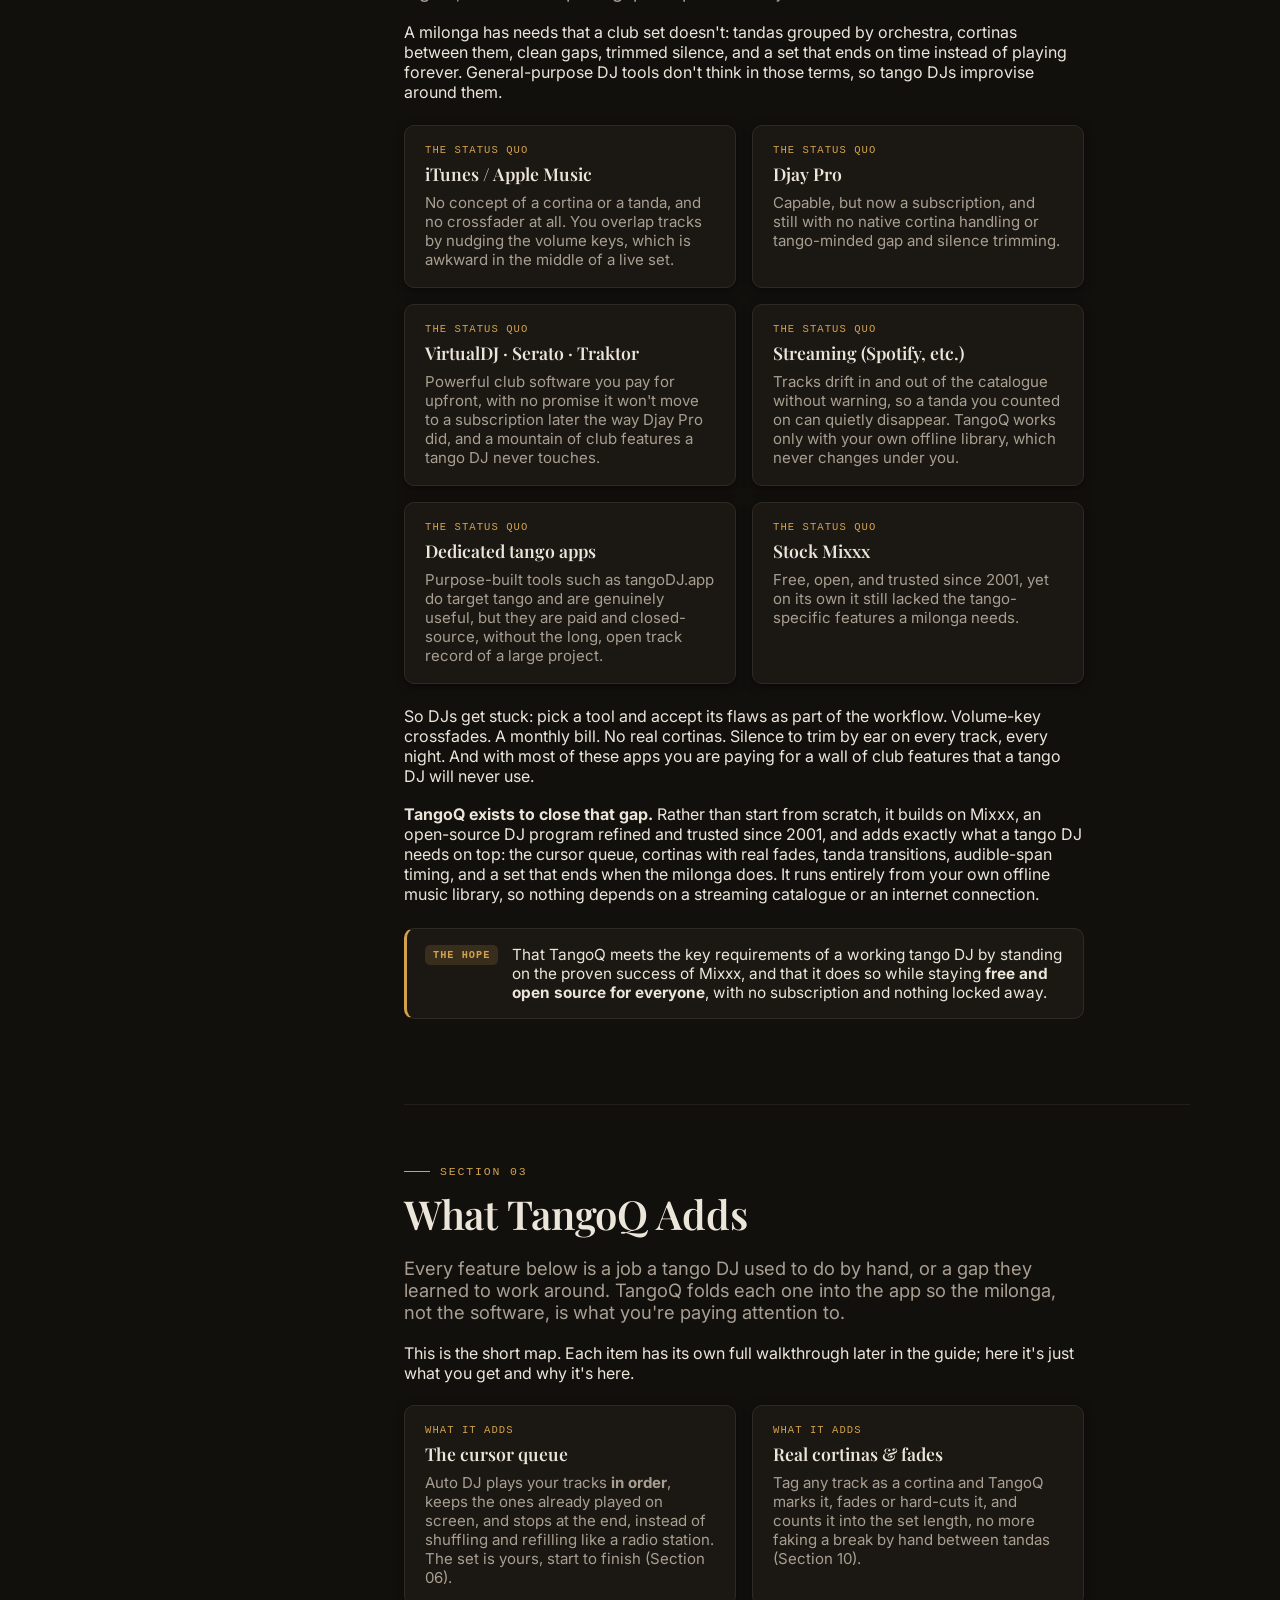
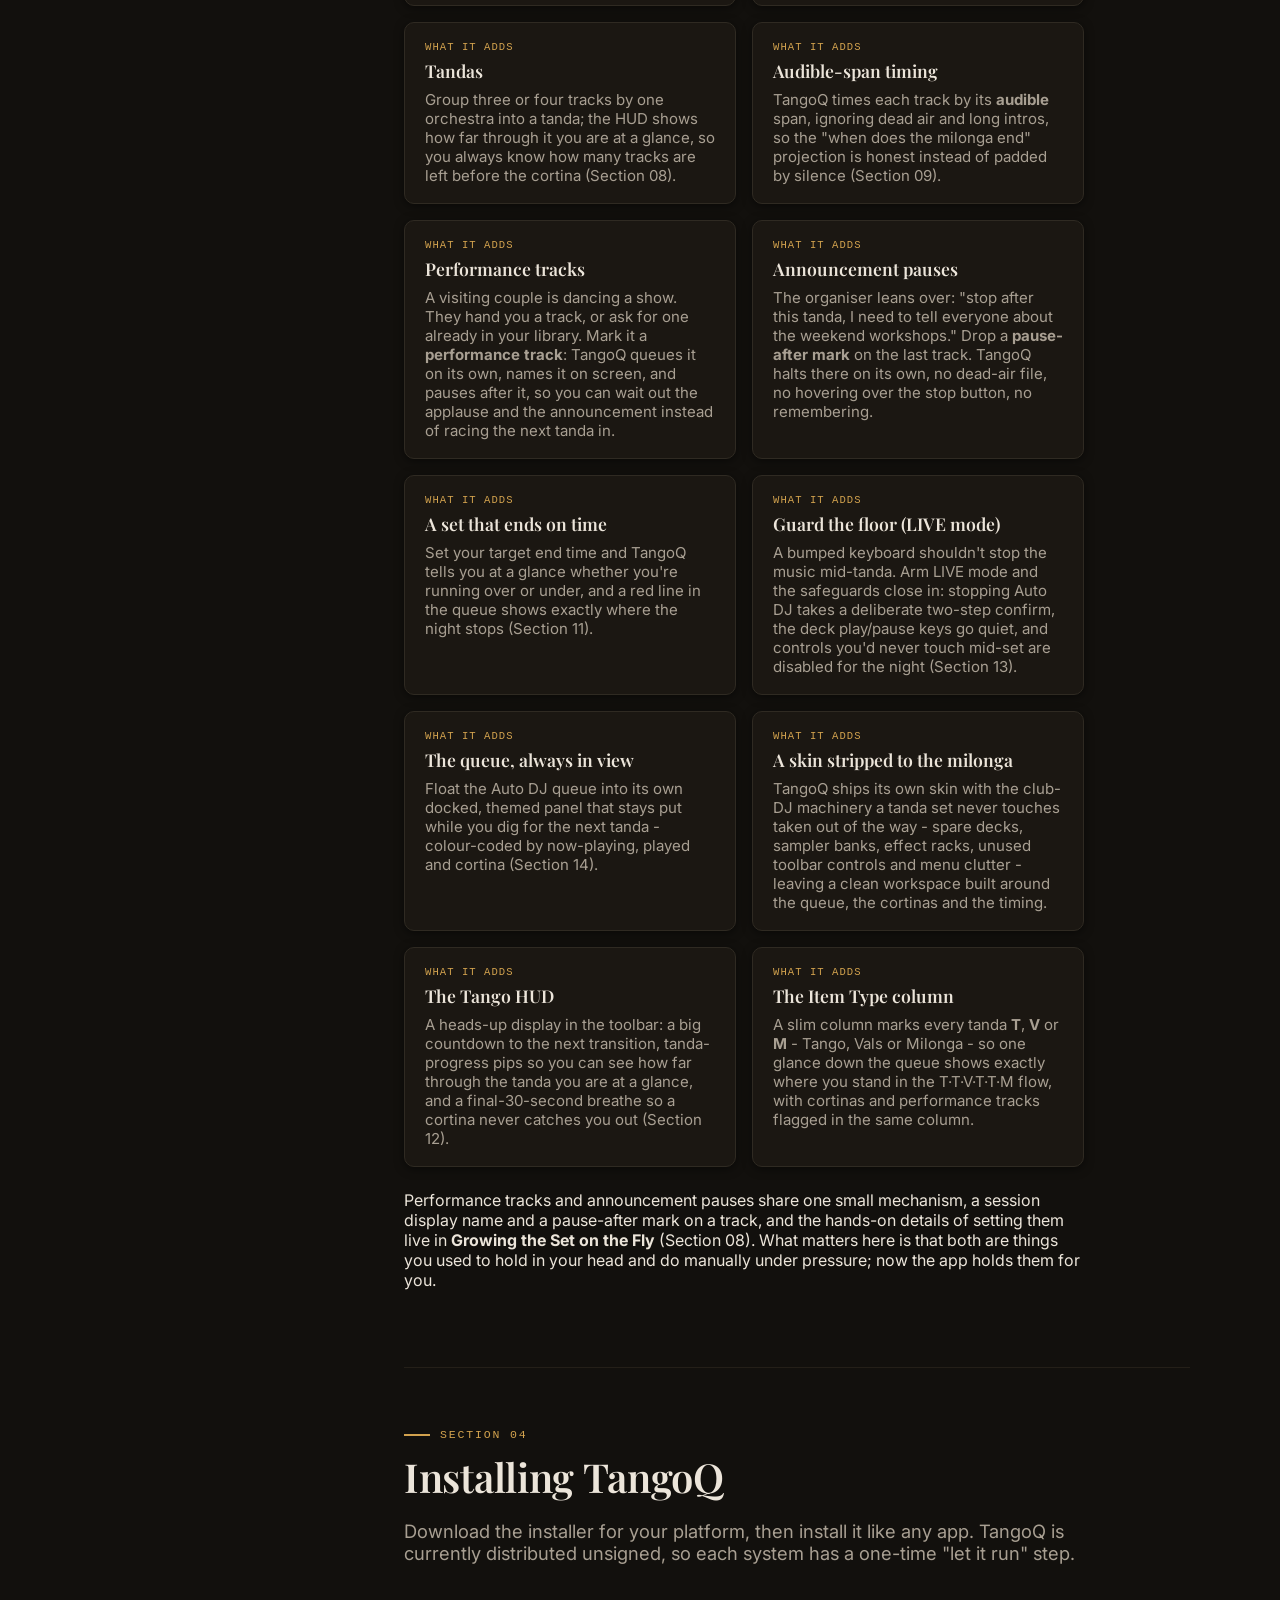
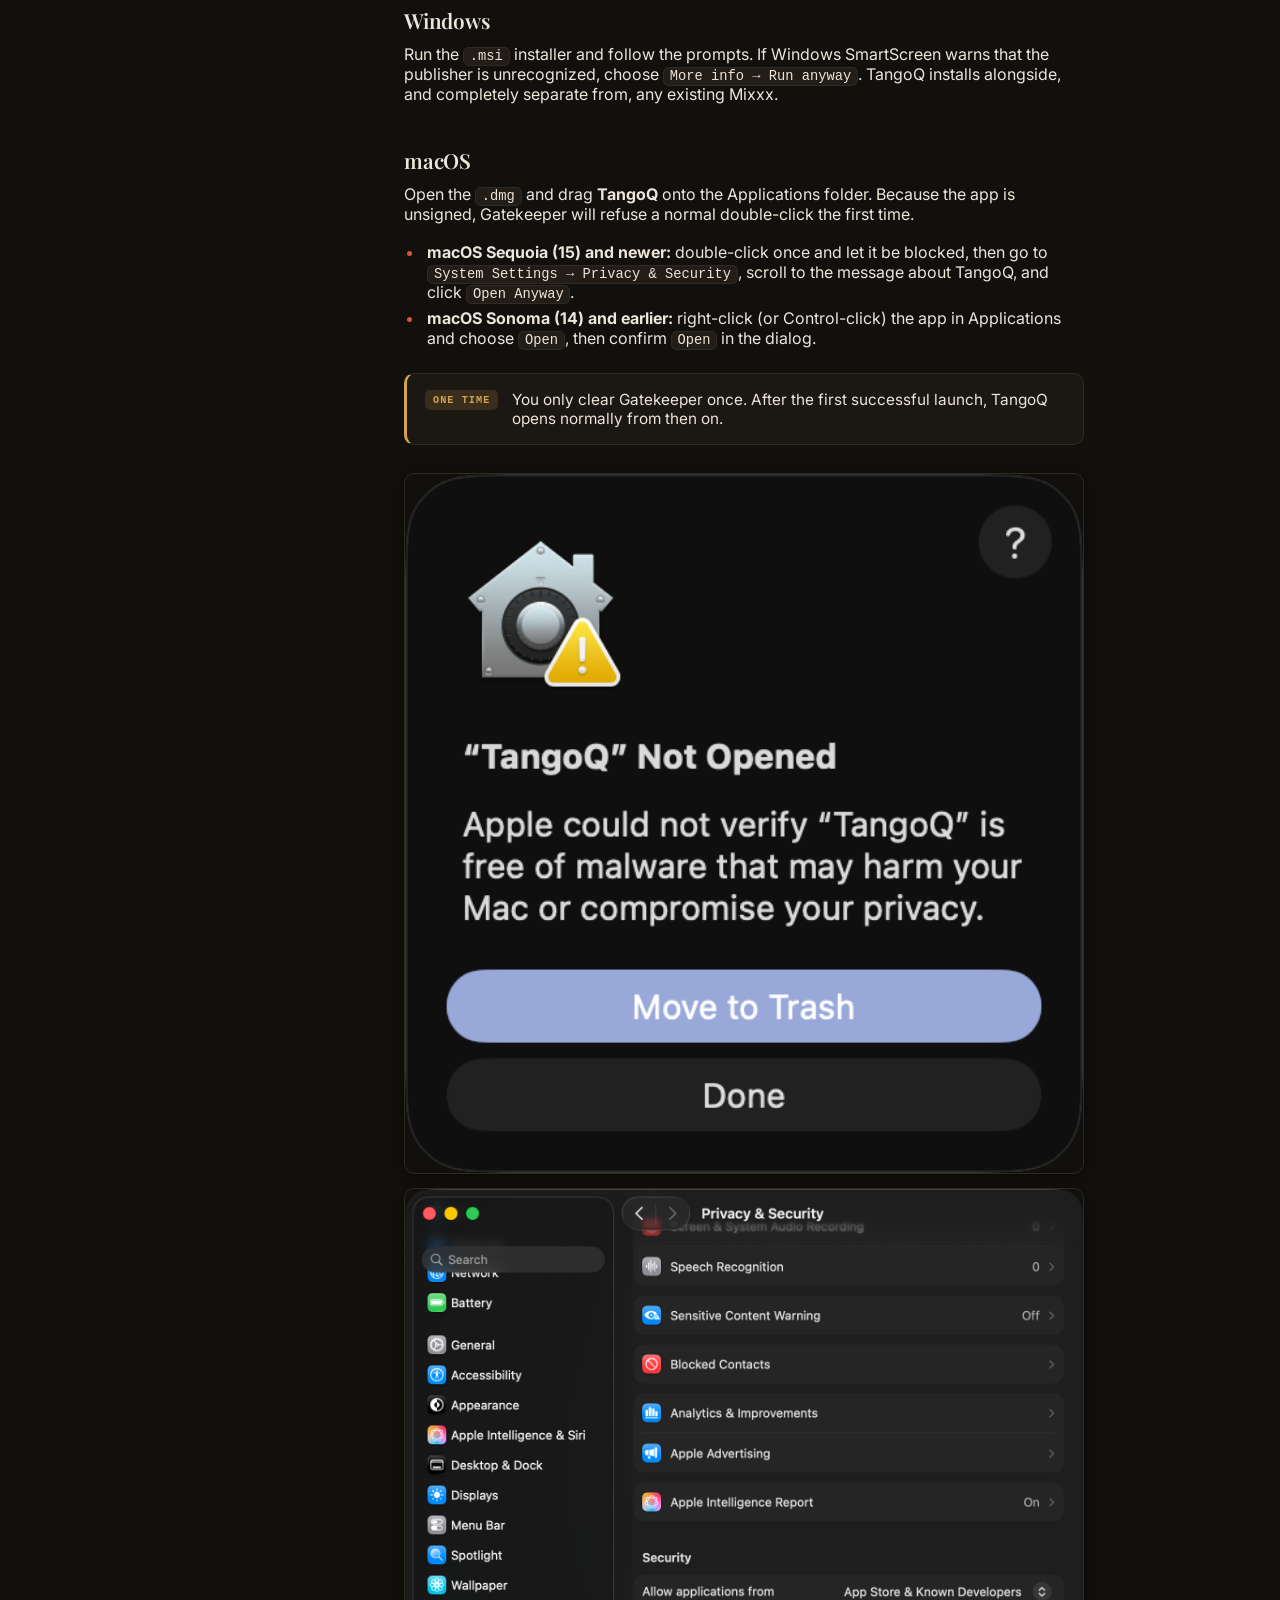
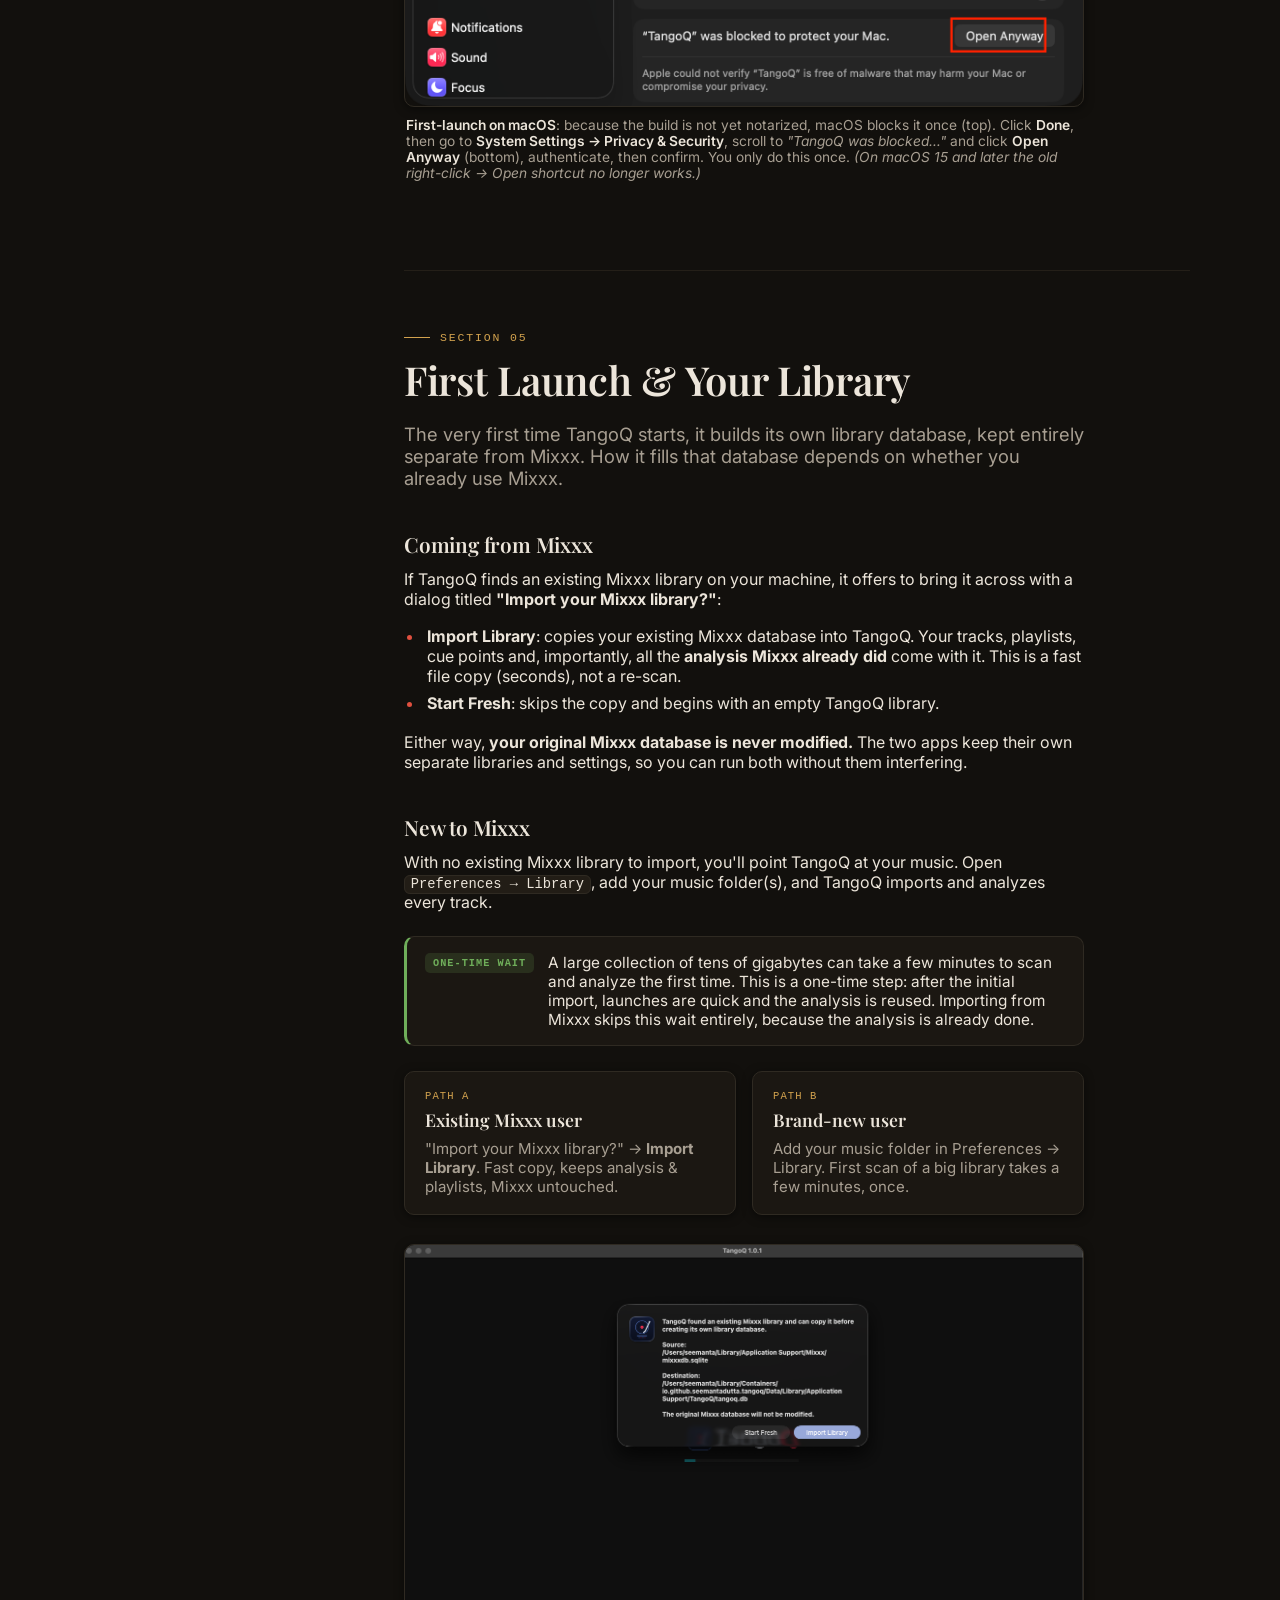
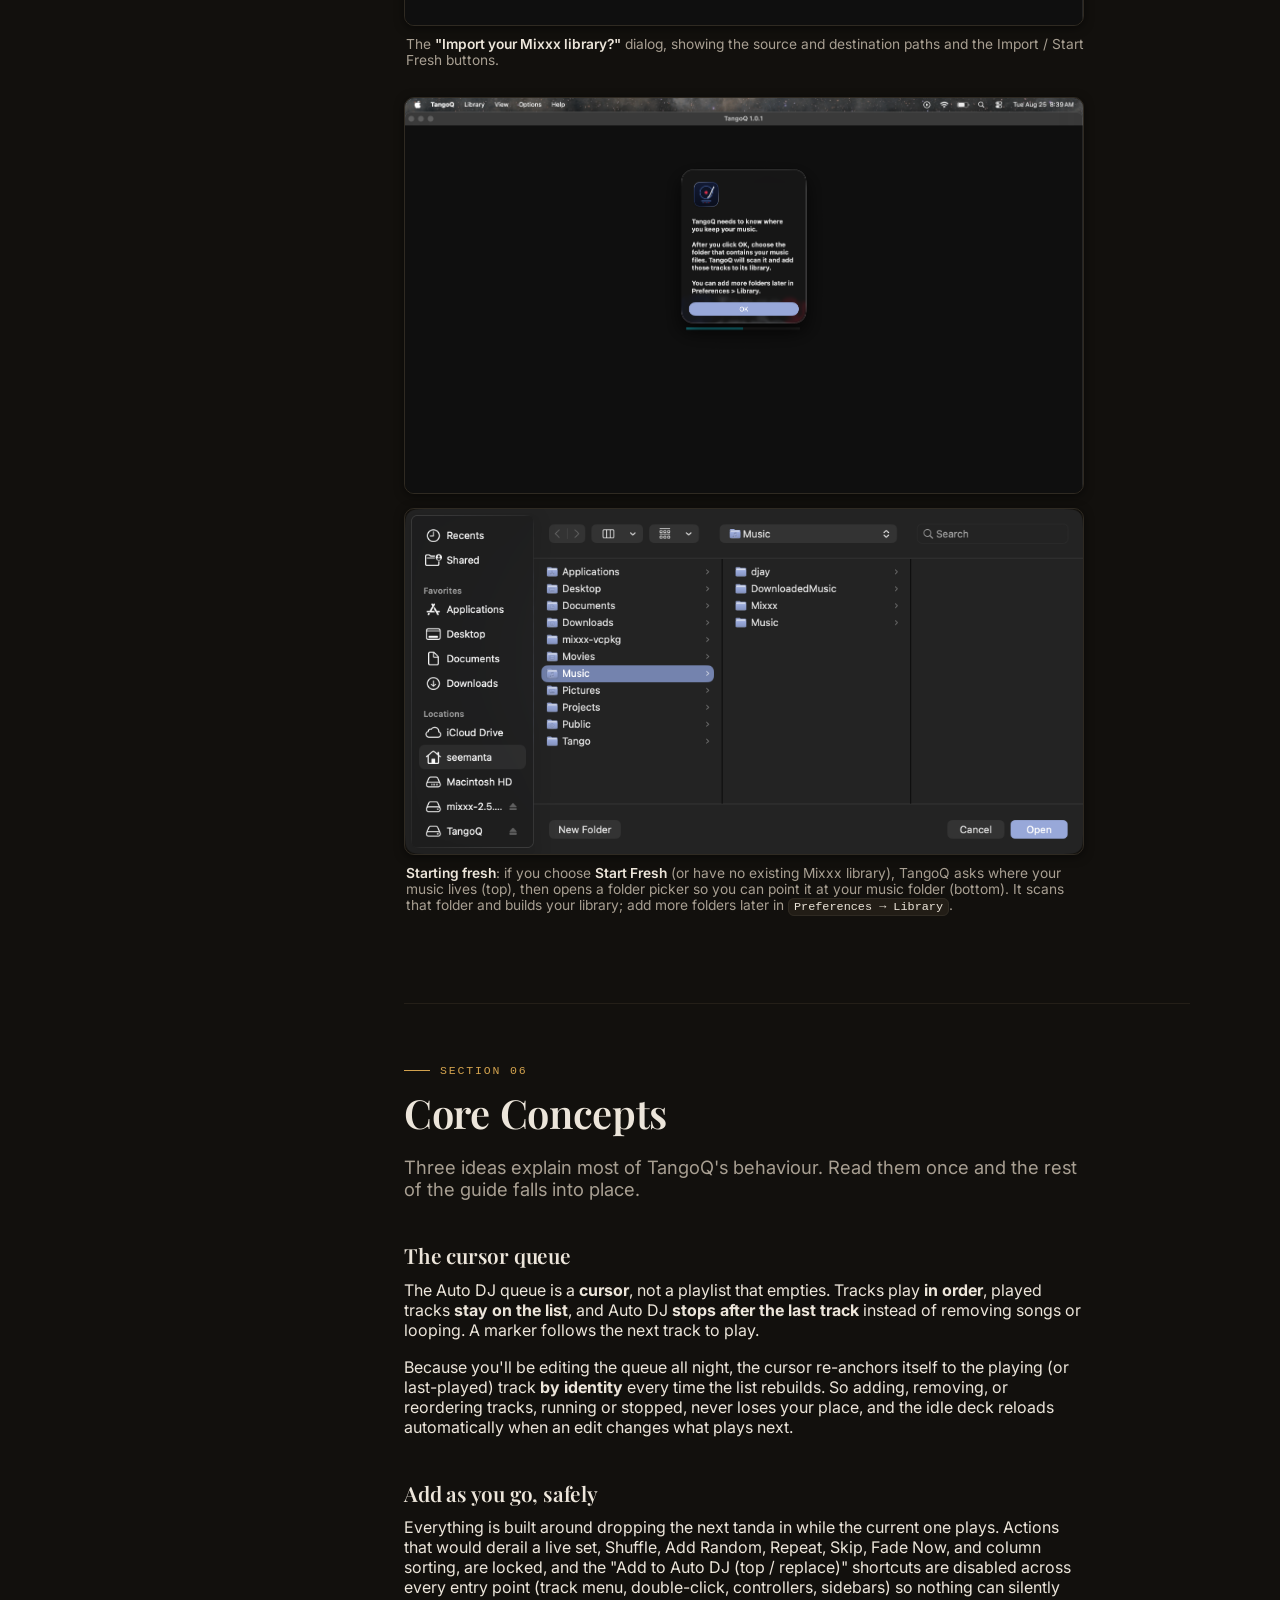
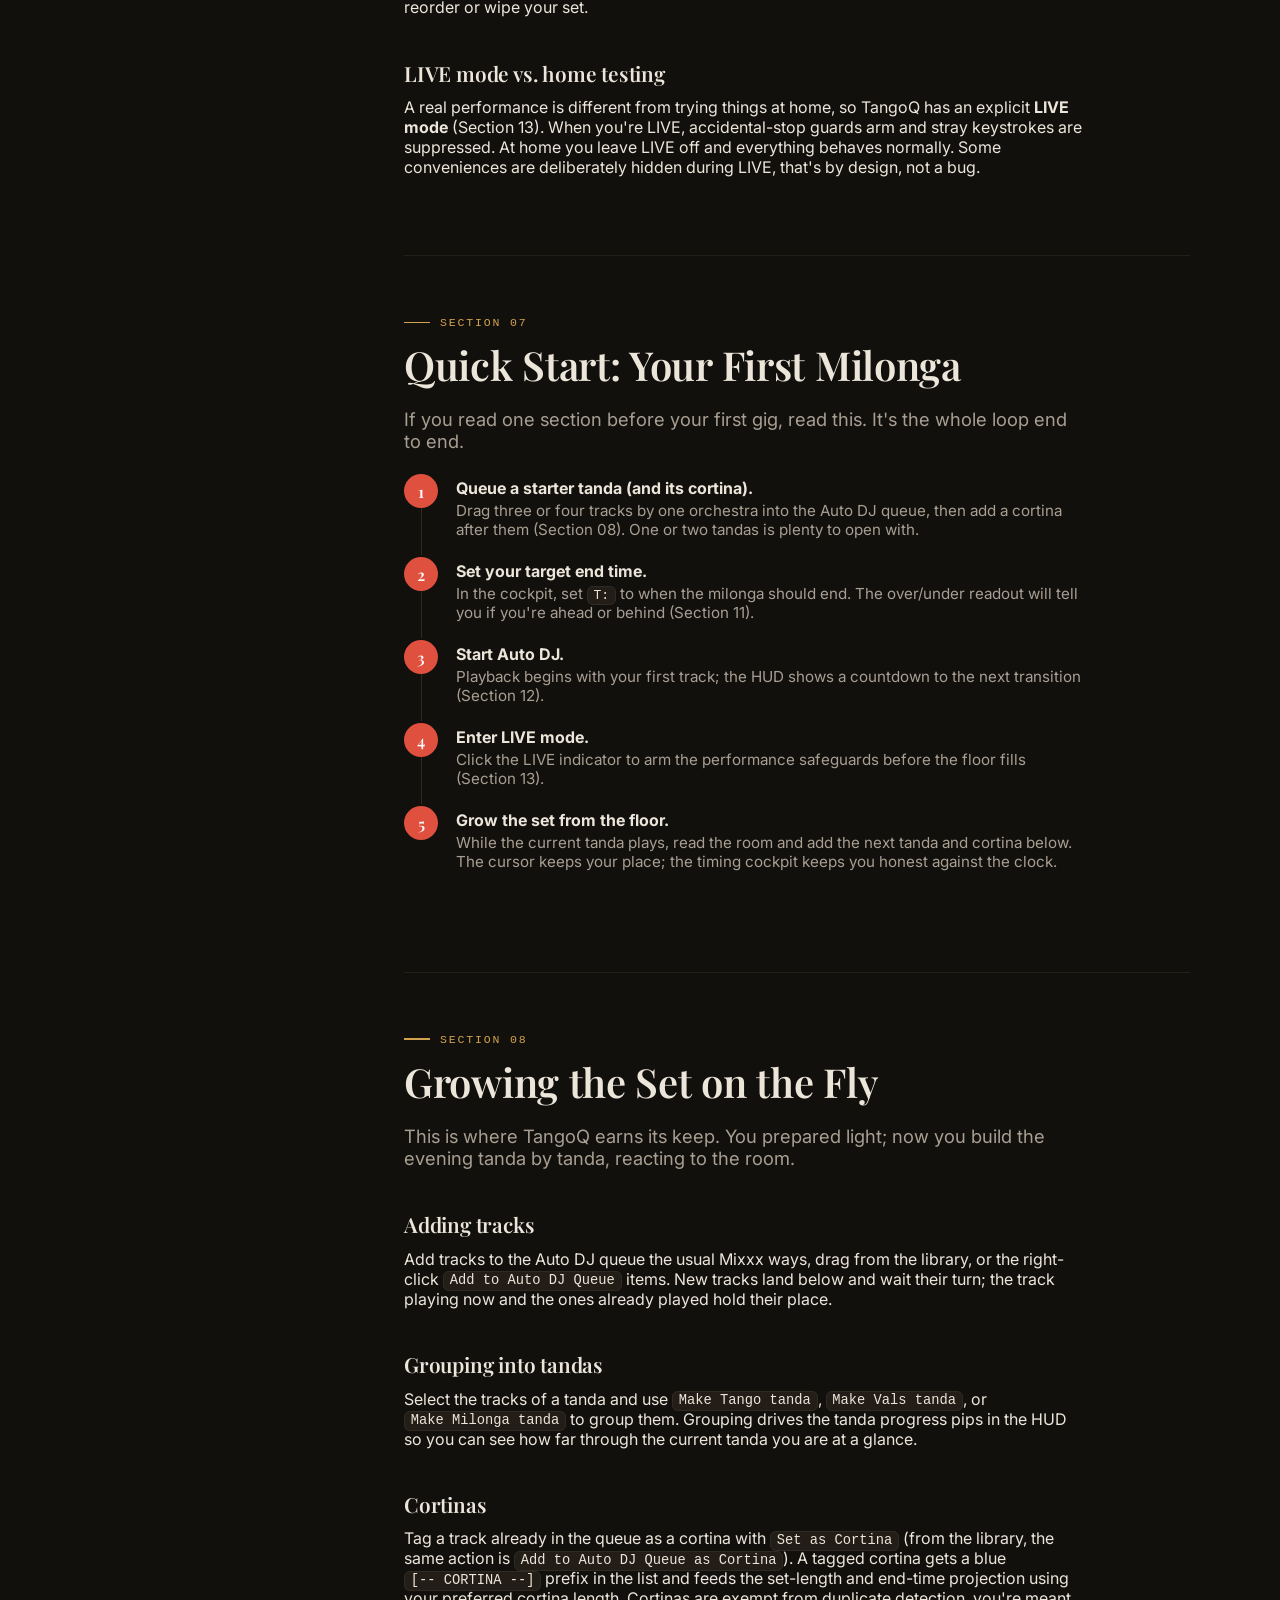
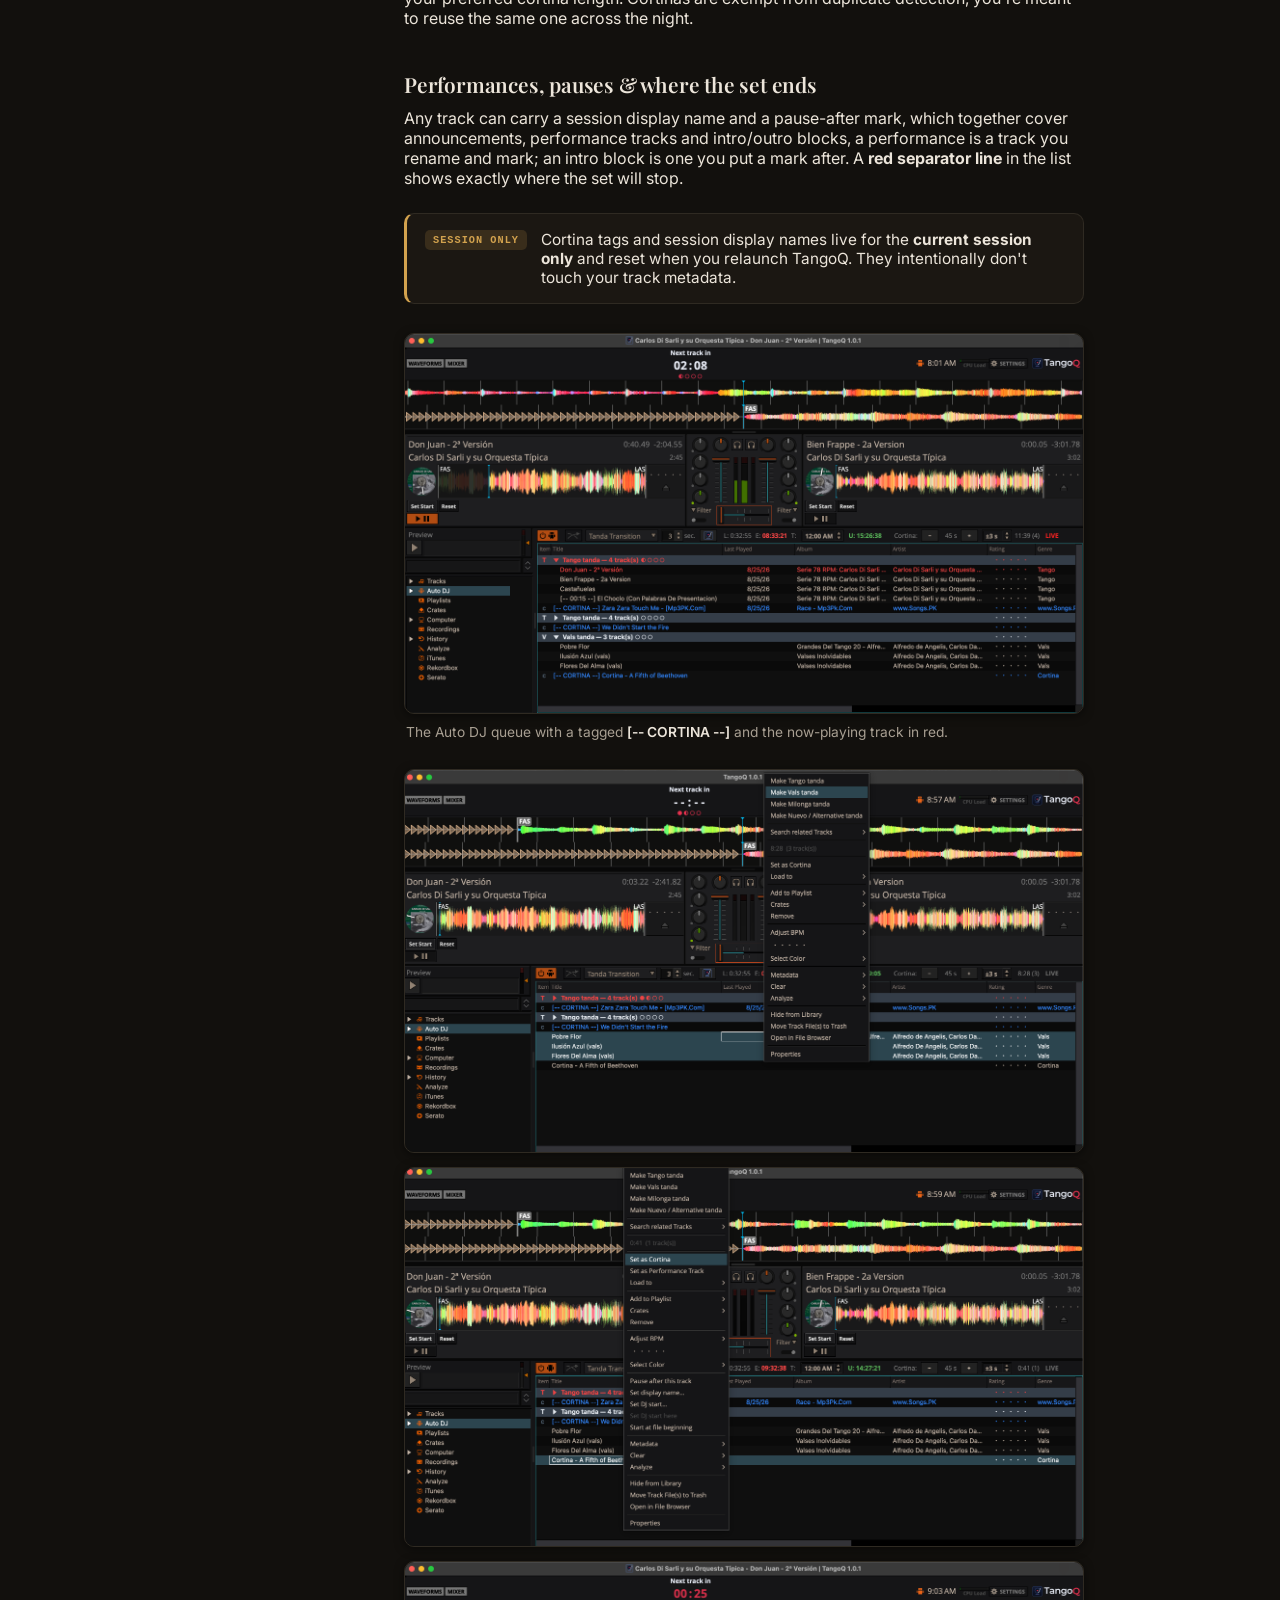
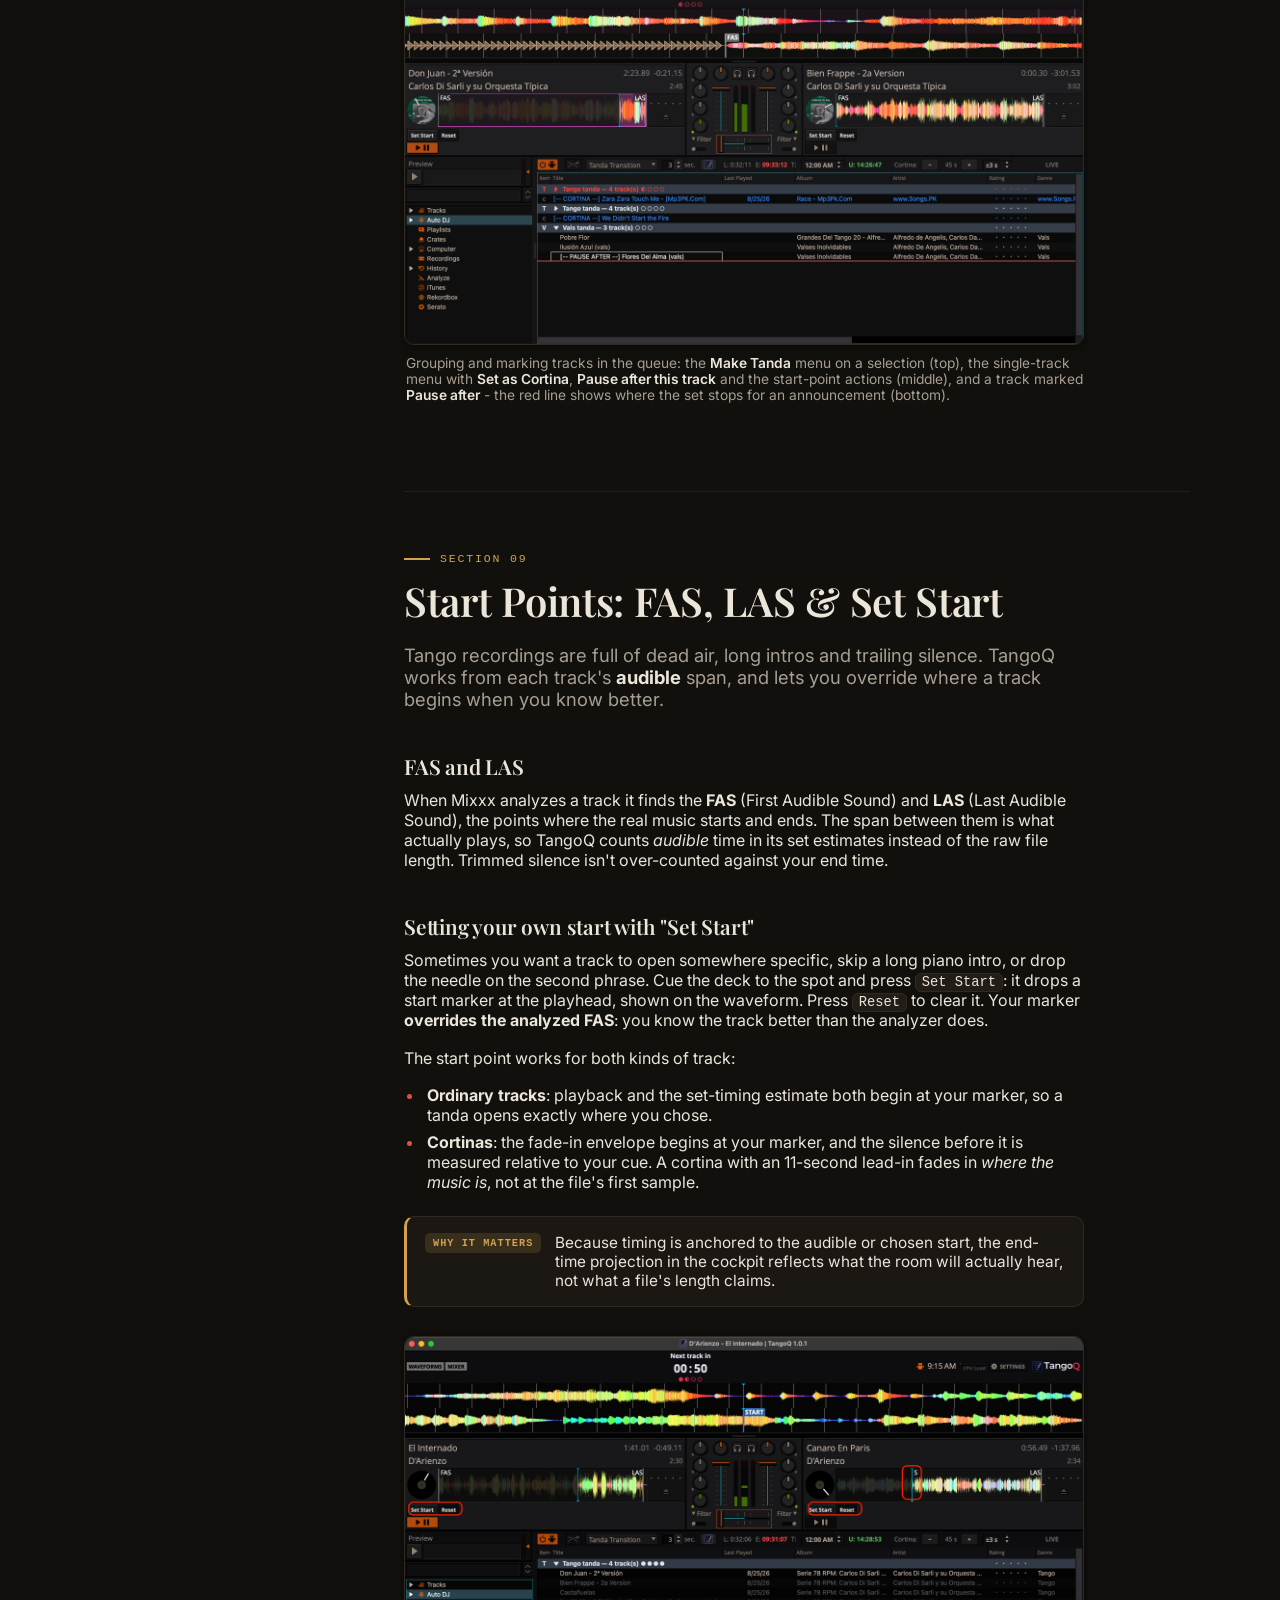
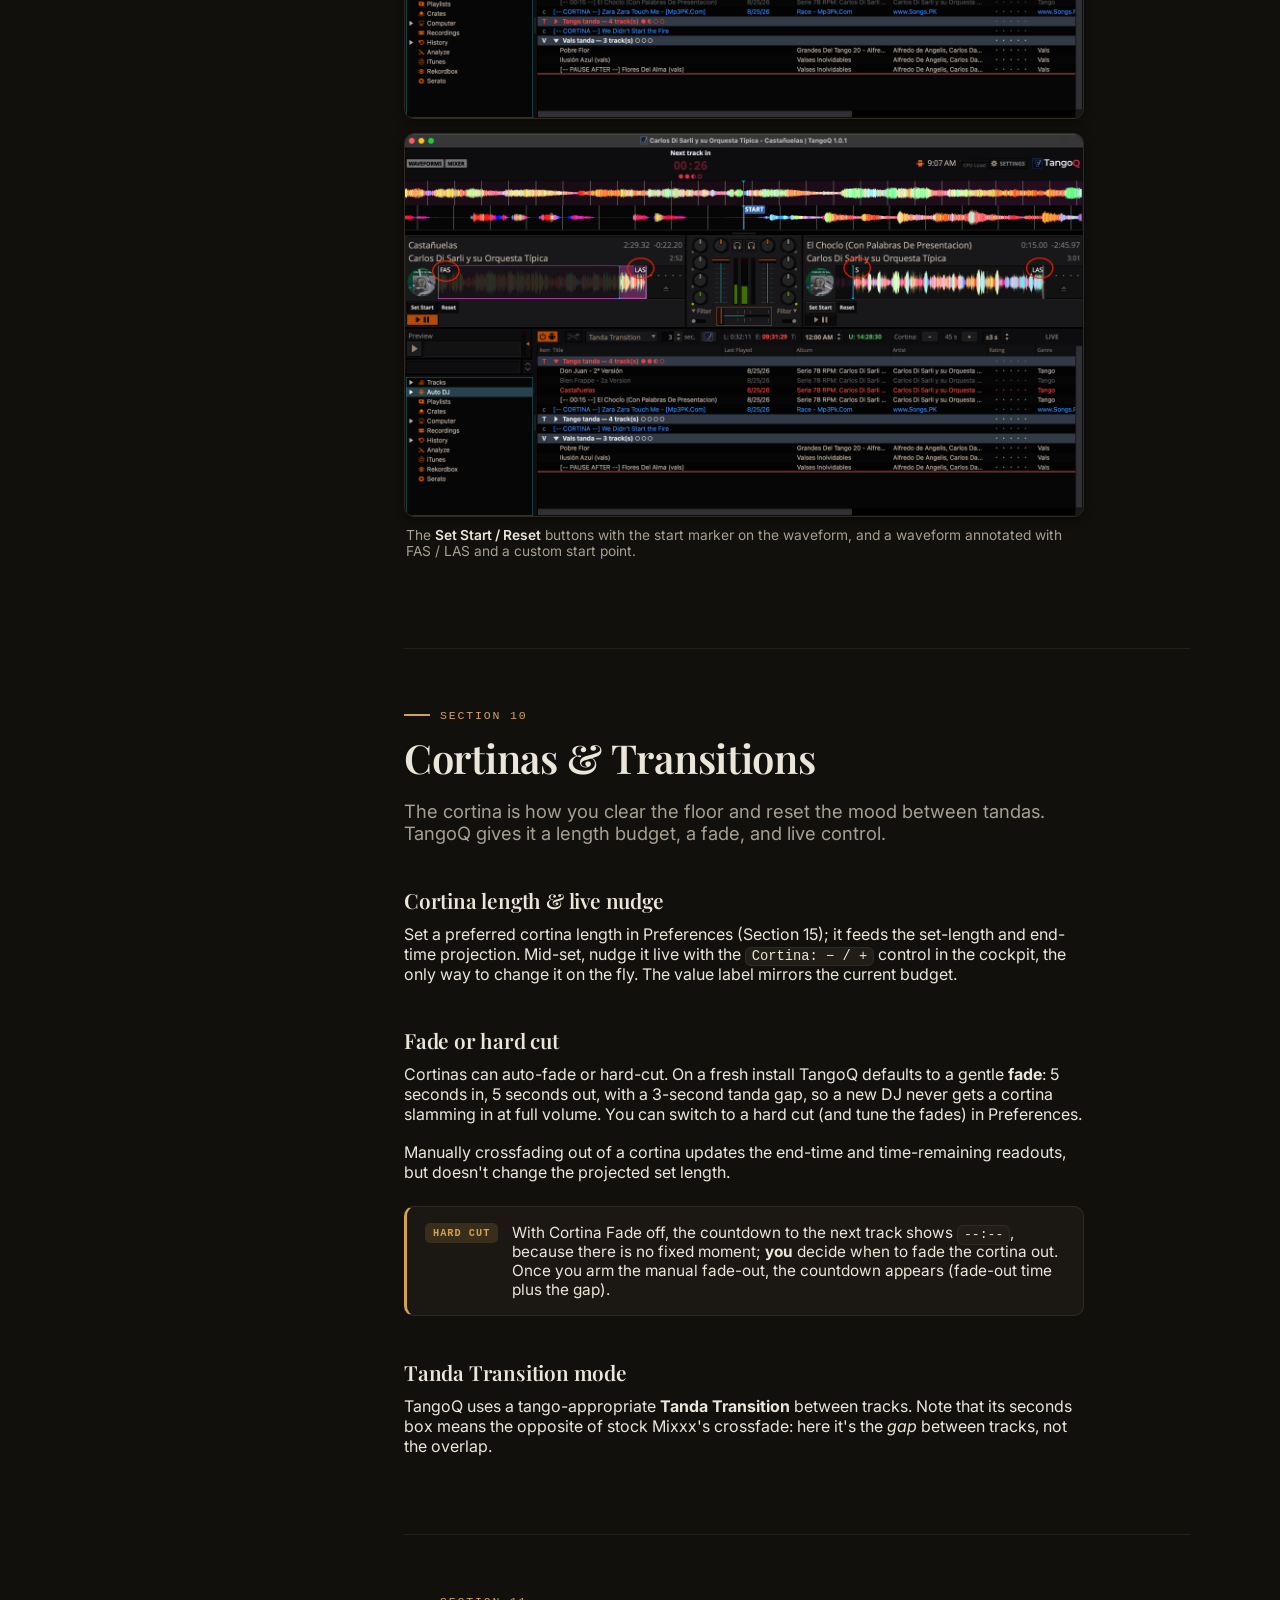
<file: guide.html>
<!doctype html>
<html lang="en">
<head>
<meta charset="utf-8">
<meta name="viewport" content="width=device-width, initial-scale=1.0">
<title>TangoQ - The Complete Guide</title>
<meta name="description" content="The complete TangoQ field guide: installing, first launch, cortinas, set timing, the HUD, running a milonga LIVE, and a full settings reference." />
<link rel="icon" type="image/svg+xml" href="assets/tangoq_favicon.svg" />
<link rel="preconnect" href="https://fonts.googleapis.com" />
<link rel="preconnect" href="https://fonts.gstatic.com" crossorigin />
<link href="https://fonts.googleapis.com/css2?family=Cormorant+Garamond:ital,wght@0,600;0,700;1,600;1,700&family=Inter:wght@400;500;600;700&family=Playfair+Display:ital,wght@0,600;0,700;0,800;1,600&display=swap" rel="stylesheet" />
<style>
  html,body{margin:0}
  body{background:#12100d;color:#ece5da;font-family:"Inter",system-ui,-apple-system,"Segoe UI",Roboto,sans-serif;}
  img{max-width:100%}
  .guide-home{max-width:1180px;margin:0 auto;padding:16px clamp(16px,4vw,40px);}
  .guide-home a{color:#ea6350;text-decoration:none;font-family:"Inter",sans-serif;font-size:14px;font-weight:600;letter-spacing:.04em;}
  .guide-home a:hover{color:#d2a24e;}
</style>
<style>
/* ===== scoped field-guide styles ===== */
.guide{
    color-scheme: dark;
    
    --bg:        #12100d;   
    --surface:   #1b1712;   
    --surface-2: #221d16;   
    --ink:       #ece5da;   
    --muted:     #a89f92;   
    --faint:     #8a7f6f;   
    --line:      #2f2a22;   
    --line-soft: #241f18;
    --accent:    #e0503f;   
    --accent-ink:#ea6350;   
    --gold:      #d2a24e;   
    --good:      #6fae5a;   
    --over:      #ea6350;   
    --hud-bg:    #0a0806;
    --hud-ink:   #ece5da;
    --shadow:    0 24px 60px rgba(0,0,0,.6);
    --shadow-sm: 0 2px 10px rgba(0,0,0,.5);

    --f-display: "Playfair Display", "Cormorant Garamond", Georgia, serif;
    --f-body:    "Inter", system-ui, -apple-system, "Segoe UI", Roboto, sans-serif;
    --f-mono:    ui-monospace, "SFMono-Regular", Menlo, Consolas, monospace;

    --measure: 68ch;
    --rail: 250px;
    --radius: 10px;
  }.guide *{ box-sizing: border-box; }.guide html{ scroll-behavior: smooth; scroll-padding-top: 84px; }
  @media (prefers-reduced-motion: reduce){.guide html{ scroll-behavior: auto; } }.guide body{
    margin:0;
    background:
      radial-gradient(1100px 520px at 50% -6%, rgba(224,80,63,.11), transparent 62%),
      radial-gradient(900px 480px at 50% 108%, rgba(210,162,78,.07), transparent 60%),
      var(--bg);
    background-attachment: fixed;
    color: var(--ink);
    font-family: var(--f-body);
    font-size: 17px;
    line-height: 1.65;
    -webkit-font-smoothing: antialiased;
    text-rendering: optimizeLegibility;
  }.guide ::selection{ background: color-mix(in srgb, var(--accent) 26%, transparent); }.guide a{ color: var(--accent-ink); text-underline-offset: 3px; text-decoration-thickness: 1px; }.guide a:hover{ color: var(--accent); }.guide :focus-visible{ outline: 2px solid var(--accent); outline-offset: 3px; border-radius: 3px; }.guide .topbar{
    position: sticky; top:0; z-index: 50;
    display:flex; align-items:center; gap:16px;
    padding: 12px clamp(16px,4vw,40px);
    background: color-mix(in srgb, var(--bg) 86%, transparent);
    backdrop-filter: blur(10px);
    border-bottom: 1px solid var(--line);
  }.guide .brand{ display:flex; align-items:baseline; gap:9px; font-family: var(--f-display); font-weight:900; font-size: 1.15rem; letter-spacing:.2px; }.guide .brand b{ color: var(--accent); font-weight:900; }.guide .brand span{ font-family: var(--f-mono); font-size:.62rem; letter-spacing:.14em; text-transform:uppercase; color: var(--faint); transform: translateY(-1px); }.guide .topbar .spacer{ flex:1; }.guide .tog{
    font-family: var(--f-mono); font-size:.72rem; letter-spacing:.06em;
    display:inline-flex; align-items:center; gap:7px;
    padding: 7px 12px; border-radius: 999px;
    border:1px solid var(--line); background: var(--surface); color: var(--muted);
    cursor:pointer;
  }.guide .tog:hover{ border-color: var(--accent); color: var(--ink); }.guide .fork-banner{
    display:flex; align-items:center; justify-content:center; gap:9px;
    padding: 7px 16px; font-size:.8rem; color: var(--muted);
    background: var(--surface); border-bottom: 1px solid var(--line); text-align:center;
  }.guide .fork-banner strong{ color: var(--ink); font-weight:600; }.guide .fork-banner a{ color: var(--accent-ink); }.guide .topbar__icon{ width: 28px; height: 28px; flex:none; }.guide .brand{ text-decoration:none; }.guide .brand .brand__name{ font-family: var(--f-display); font-weight:700; font-size:1.32rem; letter-spacing:.01em; color: var(--ink); }.guide .brand .brand__q{ color: var(--accent); font-style:italic; }.guide .topbar-links{ display:flex; gap:26px; }.guide .topbar-links a{
    color: var(--muted); font-size:.74rem; font-weight:600;
    text-transform:uppercase; letter-spacing:.14em; text-decoration:none;
  }.guide .topbar-links a:hover{ color: var(--gold); }
  @media (max-width: 720px){.guide .topbar-links{ display:none; } }.guide .site-footer{
    border-top: 1px solid var(--line); background: var(--surface);
    padding: 34px clamp(16px,4vw,40px); margin-top: 30px;
  }.guide .site-footer__inner{ max-width: 1180px; margin: 0 auto; display:flex; flex-wrap:wrap; gap: 16px 30px; align-items:center; justify-content:space-between; }.guide .site-footer p{ margin:0; font-size:.82rem; color: var(--muted); max-width: 70ch; }.guide .site-footer strong{ color: var(--ink); }.guide .site-footer a{ color: var(--accent-ink); }.guide .site-footer__links{ display:flex; flex-wrap:wrap; gap: 18px; }.guide .site-footer__links a{ color: var(--muted); font-size:.74rem; font-weight:600; text-transform:uppercase; letter-spacing:.12em; }.guide .site-footer__links a:hover{ color: var(--gold); }.guide .hero .dl-cta{ margin-top: 30px; display:flex; gap:14px; flex-wrap:wrap; }.guide .m-btn{
    display:inline-flex; align-items:center; gap:8px; padding: 11px 20px; border-radius: 999px;
    font-family: var(--f-body); font-weight:600; font-size:.92rem; letter-spacing:.01em;
    text-decoration:none; border:1px solid var(--accent);
  }.guide .m-btn--primary{ background: var(--accent); color: #fff4f5; }.guide .m-btn--primary:hover{ background: var(--accent-ink); border-color: var(--accent-ink); }.guide .m-btn--ghost{ background: transparent; color: var(--ink); border-color: var(--line); }.guide .m-btn--ghost:hover{ border-color: var(--accent); color: var(--accent-ink); }.guide .shell{ max-width: 1180px; margin: 0 auto; padding: 0 clamp(16px,4vw,40px); }.guide .grid{ display:grid; grid-template-columns: var(--rail) minmax(0,1fr); gap: clamp(24px,5vw,68px); align-items:start; }
  @media (max-width: 920px){.guide .grid{ grid-template-columns: 1fr; } }.guide .toc{ position: sticky; top: 76px; align-self:start; }
  @media (max-width: 920px){.guide .toc{ position:static; } }.guide .toc h4{ font-family:var(--f-mono); font-size:.66rem; letter-spacing:.16em; text-transform:uppercase; color:var(--faint); margin:0 0 12px; padding-left: 30px; }.guide .toc ol{ list-style:none; margin:0; padding:0; counter-reset: toc; }.guide .toc li{ counter-increment: toc; }.guide .toc a{
    display:flex; gap:12px; align-items:baseline;
    padding: 5px 0; color: var(--muted); text-decoration:none; font-size:.92rem; line-height:1.35;
    border-left: 2px solid transparent; padding-left: 14px; margin-left:-2px;
  }.guide .toc a::before{ content: counter(toc,decimal-leading-zero); font-family:var(--f-mono); font-size:.72rem; color:var(--faint); min-width: 1.4em; }.guide .toc a:hover{ color: var(--ink); }.guide .toc a.active{ color: var(--accent); border-left-color: var(--accent); font-weight:700; }.guide .toc a.active::before{ color: var(--accent); }.guide .toc details{ margin:0; }.guide .toc summary{ display:none; }
  @media (max-width:920px){.guide .toc{ background:var(--surface); border:1px solid var(--line); border-radius:var(--radius); margin: 8px 0 4px; }.guide .toc details{ padding: 6px 14px; }.guide .toc summary{ display:block; cursor:pointer; font-family:var(--f-mono); font-size:.72rem; letter-spacing:.1em; text-transform:uppercase; color:var(--muted); padding:8px 0; }.guide .toc h4{ display:none; }.guide .toc ol{ padding: 4px 0 10px; }
  }.guide .hero{ padding: clamp(40px,7vw,84px) 0 clamp(28px,4vw,48px); border-bottom: 1px solid var(--line); }.guide .eyebrow{ font-family:var(--f-mono); font-size:.72rem; letter-spacing:.22em; text-transform:uppercase; color: var(--gold); margin:0 0 20px; }.guide .hero h1{
    font-family: var(--f-display); font-optical-sizing:auto;
    font-weight: 900; font-size: clamp(2.6rem, 7vw, 4.6rem); line-height: 1.02;
    letter-spacing:-.5px; margin:0; text-wrap: balance;
  }.guide .hero h1 em{ font-style: italic; font-weight:500; color: var(--accent); }.guide .hero .lede{ max-width: 40ch; margin: 22px 0 0; font-size: 1.24rem; line-height:1.5; color: var(--muted); }.guide .hero .lede b{ color: var(--ink); font-weight:700; }.guide .meta-row{ display:flex; flex-wrap:wrap; gap: 10px 8px; margin-top: 30px; }.guide .chip{ font-family:var(--f-mono); font-size:.72rem; letter-spacing:.04em; padding:6px 11px; border-radius:999px; background: var(--surface-2); color: var(--muted); border:1px solid var(--line); }.guide .chip b{ color: var(--accent); font-weight:600; }.guide main{ padding-bottom: 40px; }.guide .sec{ padding: clamp(38px,5vw,60px) 0; border-bottom: 1px solid var(--line-soft); scroll-margin-top: 84px; }.guide .sec:last-of-type{ border-bottom:0; }.guide .sec > .kicker{ font-family:var(--f-mono); font-size:.72rem; letter-spacing:.16em; text-transform:uppercase; color:var(--gold); display:flex; align-items:center; gap:10px; margin:0 0 14px; }.guide .sec > .kicker::before{ content:""; width: 26px; height:1.5px; background: var(--gold); display:inline-block; }.guide .sec h2{ font-family:var(--f-display); font-weight:600; font-size: clamp(1.7rem,3.6vw,2.5rem); line-height:1.12; letter-spacing:-.3px; margin:0 0 .5em; text-wrap:balance; }.guide .sec h3{ font-family:var(--f-display); font-weight:600; font-size:1.3rem; margin: 2em 0 .5em; letter-spacing:-.2px; }.guide .prose{ max-width: var(--measure); }.guide .prose p{ margin: 0 0 1.1em; }.guide .prose ul, .guide .prose ol{ max-width: var(--measure); padding-left: 1.25em; margin: 0 0 1.2em; }.guide .prose li{ margin: .4em 0; padding-left:.2em; }.guide .prose li::marker{ color: var(--accent); }.guide .prose strong{ font-weight:700; }.guide .lead{ font-size: 1.15rem; color: var(--muted); max-width: 60ch; }.guide .lead b, .guide .lead strong{ color: var(--ink); }.guide .ui{ font-family:var(--f-mono); font-size:.86em; background: var(--surface-2); border:1px solid var(--line); border-radius:6px; padding:.08em .42em; color: var(--ink); white-space:nowrap; }.guide .path{ font-family:var(--f-mono); font-size:.82em; color: var(--muted); word-break: break-all; }.guide kbd{ font-family:var(--f-mono); font-size:.8em; background: var(--surface); border:1px solid var(--line); border-bottom-width:2px; border-radius:6px; padding:.12em .5em; color:var(--ink); box-shadow: var(--shadow-sm); white-space:nowrap; }.guide .note{ display:grid; grid-template-columns: auto 1fr; gap: 14px; max-width: var(--measure);
    margin: 1.6em 0; padding: 16px 18px; border-radius: var(--radius);
    background: var(--surface); border:1px solid var(--line); border-left: 3px solid var(--gold);
    font-size: .96rem; }.guide .note .tag{ font-family:var(--f-mono); font-size:.64rem; letter-spacing:.1em; text-transform:uppercase; font-weight:600;
    align-self:start; padding:4px 8px; border-radius:5px; white-space:nowrap;
    background: color-mix(in srgb, var(--gold) 16%, transparent); color: var(--gold); }.guide .note p{ margin:0; }.guide .note p + p{ margin-top:.6em; }.guide .note.live{ border-left-color: var(--accent); }.guide .note.live .tag{ background: color-mix(in srgb, var(--accent) 15%, transparent); color: var(--accent); }.guide .note.once{ border-left-color: var(--good); }.guide .note.once .tag{ background: color-mix(in srgb, var(--good) 16%, transparent); color: var(--good); }.guide figure.shot{ margin: 1.8em 0; max-width: var(--measure); padding:0; }.guide figure.shot img{ display:block; width:100%; height:auto; border:1px solid var(--line); border-radius:10px; box-shadow: var(--shadow-sm); }.guide figure.shot img + img{ margin-top:14px; }.guide .shot__slot{
    border: 1.5px dashed var(--line); border-radius: var(--radius);
    background: repeating-linear-gradient(45deg, var(--surface), var(--surface) 12px, var(--surface-2) 12px, var(--surface-2) 24px);
    aspect-ratio: 16 / 8; display:flex; flex-direction:column; align-items:center; justify-content:center; gap:8px;
    color: var(--faint); text-align:center; padding: 20px;
  }.guide .shot__slot .cam{ font-size: 1.7rem; opacity:.7; }.guide .shot__slot .num{ font-family:var(--f-mono); font-size:.72rem; letter-spacing:.1em; color: var(--muted); }.guide .shot__slot .file{ font-family:var(--f-mono); font-size:.74rem; color: var(--accent); }.guide figure.shot figcaption{ font-size:.86rem; color: var(--muted); margin-top: 10px; padding-left: 2px; text-align:left; }.guide figure.shot figcaption b{ color: var(--ink); font-weight:600; }.guide .device{ max-width: var(--measure); margin: 1.6em 0; }.guide .device .cap{ font-size:.82rem; color:var(--faint); font-family:var(--f-mono); letter-spacing:.05em; margin-top:8px; }.guide .cockpit{
    background: #151517; border:1px solid #050505; border-radius: 8px;
    box-shadow: var(--shadow); padding: 12px 14px; overflow-x:auto;
    display:flex; align-items:center; gap: 8px; white-space:nowrap;
    font-family: var(--f-mono); font-size:.92rem; color:#a7998b;
  }.guide .cockpit .rd{ display:inline-flex; gap:6px; align-items:baseline; }.guide .cockpit .k{ color:#8d8073; }.guide .cockpit .red{ color:#ee4444; font-weight:600; }.guide .cockpit .grn{ color:#55aa55; font-weight:600; }.guide .cockpit .box{ border:1px solid #3a3a3d; border-radius:5px; padding:2px 7px; color:#cdb4a4; }.guide .cockpit .sep{ width:8px; display:inline-block; }.guide .cockpit .nudge{ border:1px solid #3a3a3d; border-radius:5px; padding:1px 8px; color:#a7998b; }.guide .cockpit .live{ color:#ee2222; font-weight:700; letter-spacing:.06em; }.guide .hud{
    background: var(--hud-bg); border-radius: 10px; box-shadow: var(--shadow);
    padding: 26px; display:flex; flex-direction:column; align-items:center; gap:14px;
  }.guide .hud .count{ font-family:var(--f-mono); font-weight:500; font-size: clamp(3rem,10vw,4.4rem); line-height:1; color: var(--hud-ink); letter-spacing:2px; }.guide .hud .count.breathe{ color:#ff5b5b; }.guide .hud .label{ font-family:var(--f-mono); font-size:.7rem; letter-spacing:.2em; text-transform:uppercase; color:#8d8073; }.guide .hud .pips{ display:flex; gap:8px; margin-top:2px; }.guide .hud .pip{ width:26px; height:6px; border-radius:3px; background:#3a352f; }.guide .hud .pip.on{ background:#c7b299; }.guide .hud .pip.now{ background:#ee4444; }.guide .legend{ max-width: var(--measure); margin: 1.4em 0; border:1px solid var(--line); border-radius:var(--radius); overflow:hidden; background:var(--surface); }.guide .legend .row{ display:grid; grid-template-columns: 84px 128px 1fr; gap: 14px; padding: 12px 16px; align-items:baseline; }.guide .legend .row + .row{ border-top:1px solid var(--line-soft); }.guide .legend .sym{ font-family:var(--f-mono); font-weight:600; font-size:1rem; color: var(--accent); }.guide .legend .row.g .sym{ color: var(--good); }.guide .legend .row.o .sym{ color: var(--over); }.guide .legend .lbl{ font-weight:600; color: var(--ink); font-size:.95rem; }.guide .legend .desc{ font-size:.95rem; color: var(--muted); }.guide .legend .desc b{ color: var(--ink); font-weight:600; }.guide .cards{ display:grid; grid-template-columns: repeat(auto-fit,minmax(240px,1fr)); gap:16px; max-width: var(--measure); margin: 1.4em 0; }.guide .card{ background: var(--surface); border:1px solid var(--line); border-radius:var(--radius); padding: 18px 20px; box-shadow: var(--shadow-sm); }.guide .card h4{ margin:0 0 8px; font-family:var(--f-display); font-weight:600; font-size:1.1rem; }.guide .card p{ margin:0; font-size:.94rem; color: var(--muted); }.guide .card .lbl{ font-family:var(--f-mono); font-size:.66rem; letter-spacing:.1em; text-transform:uppercase; color:var(--gold); display:block; margin-bottom:6px; }.guide ol.steps{ list-style:none; counter-reset: s; padding:0; max-width: var(--measure); margin: 1.4em 0; }.guide ol.steps li{ counter-increment:s; position:relative; padding: 4px 0 18px 52px; }.guide ol.steps li::before{ content: counter(s); position:absolute; left:0; top:0;
    width:34px; height:34px; border-radius:50%; display:flex; align-items:center; justify-content:center;
    font-family:var(--f-display); font-weight:600; font-size:1rem; color:#fff; background: var(--accent); }.guide ol.steps li::after{ content:""; position:absolute; left:16.5px; top:34px; bottom:2px; width:1.5px; background: var(--line); }.guide ol.steps li:last-child::after{ display:none; }.guide ol.steps li b{ color: var(--ink); }.guide ol.steps li p{ margin:.2em 0 0; color: var(--muted); font-size:.95rem; }.guide dl.glossary{ max-width: var(--measure); margin: 1em 0; }.guide dl.glossary div{ padding: 12px 0; border-top:1px solid var(--line-soft); display:grid; grid-template-columns: 150px 1fr; gap: 20px; }.guide dl.glossary div:first-child{ border-top:0; }.guide dl.glossary dt{ font-family:var(--f-display); font-weight:600; font-size:1.02rem; }.guide dl.glossary dd{ margin:0; color: var(--muted); font-size:.95rem; }
  @media (max-width:600px){.guide dl.glossary div{ grid-template-columns:1fr; gap:2px; } }.guide footer{ border-top:1px solid var(--line); margin-top: 20px; padding: 40px 0 60px; }.guide footer .prose{ color: var(--muted); font-size:.9rem; }.guide footer .brand{ margin-bottom: 14px; }.guide hr.rule{ border:0; border-top:1px solid var(--line-soft); margin: 2em 0; max-width: var(--measure); }

.guide{ font-family:var(--f-body); color:var(--ink); }
</style>
</head>
<body>
<p class="guide-home"><a href="index.html">&larr; Back to TangoQ</a></p>
<div class="guide">
  <div class="shell">
    <div class="grid">
    <!-- ================= TOC ================= -->
    <nav class="toc" aria-label="Contents">
      <h4>Contents</h4>
      <details open>
        <summary>Jump to a section</summary>
        <ol>
          <li><a href="#what">What is TangoQ?</a></li>
          <li><a href="#why">Why TangoQ Exists</a></li>
          <li><a href="#adds">What TangoQ Adds</a></li>
          <li><a href="#install">Installing TangoQ</a></li>
          <li><a href="#firstrun">First Launch &amp; Your Library</a></li>
          <li><a href="#concepts">Core Concepts</a></li>
          <li><a href="#quickstart">Quick Start: Your First Milonga</a></li>
          <li><a href="#building">Growing the Set on the Fly</a></li>
          <li><a href="#startpoints">Start Points: FAS, LAS &amp; Set Start</a></li>
          <li><a href="#cortinas">Cortinas &amp; Transitions</a></li>
          <li><a href="#cockpit">The Cockpit: Set Timing</a></li>
          <li><a href="#hud">The Tango HUD</a></li>
          <li><a href="#live">Running a Milonga LIVE</a></li>
          <li><a href="#sidepanel">The Auto DJ Side Panel</a></li>
          <li><a href="#settings">Settings Reference</a></li>
          <li><a href="#controls">Controls &amp; Keys</a></li>
          <li><a href="#trouble">Troubleshooting &amp; FAQ</a></li>
          <li><a href="#appendix">Glossary &amp; Credits</a></li>
        </ol>
      </details>
    </nav>

    <!-- ================= MAIN ================= -->
    <div class="guide-body">

      <!-- 1 -->
      <section class="sec" id="what">
        <p class="kicker">Section 01</p>
        <h2>What is TangoQ?</h2>
        <div class="prose">
          <p class="lead">A milonga is not a shuffle. It's an ordered evening of <strong>tandas</strong>: sets of three or four tracks by one orchestra, separated by <strong>cortinas</strong>, short non-tango breaks that clear the floor between tandas. Nothing is random, nothing gets deleted mid-set, and the music stops at the end rather than looping into the night.</p>
          <p>Stock Auto DJ was built for the opposite: a self-refilling, shuffleable radio queue. TangoQ reshapes it into a <strong>cursor queue</strong> that plays your tracks in order, keeps the ones already played on screen, and stops when it reaches the end.</p>
          <p>But the deeper idea is about <em>how</em> a tango DJ works. The best DJs don't arrange the whole night at home and press play. They read the room, the energy, who's dancing, the hour, and build the set <strong>as it happens</strong>. You <em>can</em> pre-load an entire evening in TangoQ if you want to. Far more often you'll bring a couple of opening tandas and grow the rest live.</p>
          <div class="note">
            <span class="tag">Ethos</span>
            <p>Preparation is optional and light. Sketch a starter tanda or two in your head on the drive over, decide ten minutes before you go on, or don't decide at all and build the whole set from the floor. TangoQ never asks you to commit the shape of the night up front, everything in this guide exists to make adding the next tanda mid-milonga fast, safe, and legible.</p>
          </div>
          <p>Underneath, it's still Mixxx. Your library, analysis, controllers, decks, effects and shortcuts all work exactly as you know them. TangoQ adds a tango cockpit on top; it doesn't take Mixxx away.</p>
          <div class="note">
            <span class="tag">A term</span>
            <p>Throughout this guide, <b>"stock Mixxx"</b> means the original, unmodified Mixxx that TangoQ is built from: the app exactly as the Mixxx project ships it, with none of the tango features added. TangoQ is that same program with a tango cockpit layered on top.</p>
          </div>
        </div>
        <figure class="shot">
          <img src="assets/05-main-window.png" alt="The TangoQ main window in the Default skin: two decks with waveforms, the Auto DJ queue of tandas and cortinas, and the timing cockpit across the toolbar." />
          <figcaption><b>The TangoQ window</b> in the TangoQ / Default skin, decks, the Auto DJ queue, and the timing cockpit across the toolbar.</figcaption>
        </figure>
      </section>

      <!-- 2 -->
      <section class="sec" id="why">
        <p class="kicker">Section 02</p>
        <h2>Why TangoQ Exists</h2>
        <div class="prose">
          <p class="lead">No mainstream DJ program was ever designed for tango from the ground up. Tango DJs have simply learned to work around software built for other kinds of nights, and to accept its gaps as part of the job.</p>
          <p>A milonga has needs that a club set doesn't: tandas grouped by orchestra, cortinas between them, clean gaps, trimmed silence, and a set that ends on time instead of playing forever. General-purpose DJ tools don't think in those terms, so tango DJs improvise around them.</p>
        </div>
        <div class="cards">
          <div class="card">
            <span class="lbl">The status quo</span>
            <h4>iTunes / Apple Music</h4>
            <p>No concept of a cortina or a tanda, and no crossfader at all. You overlap tracks by nudging the volume keys, which is awkward in the middle of a live set.</p>
          </div>
          <div class="card">
            <span class="lbl">The status quo</span>
            <h4>Djay Pro</h4>
            <p>Capable, but now a subscription, and still with no native cortina handling or tango-minded gap and silence trimming.</p>
          </div>
          <div class="card">
            <span class="lbl">The status quo</span>
            <h4>VirtualDJ · Serato · Traktor</h4>
            <p>Powerful club software you pay for upfront, with no promise it won't move to a subscription later the way Djay Pro did, and a mountain of club features a tango DJ never touches.</p>
          </div>
          <div class="card">
            <span class="lbl">The status quo</span>
            <h4>Streaming (Spotify, etc.)</h4>
            <p>Tracks drift in and out of the catalogue without warning, so a tanda you counted on can quietly disappear. TangoQ works only with your own offline library, which never changes under you.</p>
          </div>
          <div class="card">
            <span class="lbl">The status quo</span>
            <h4>Dedicated tango apps</h4>
            <p>Purpose-built tools such as tangoDJ.app do target tango and are genuinely useful, but they are paid and closed-source, without the long, open track record of a large project.</p>
          </div>
          <div class="card">
            <span class="lbl">The status quo</span>
            <h4>Stock Mixxx</h4>
            <p>Free, open, and trusted since 2001, yet on its own it still lacked the tango-specific features a milonga needs.</p>
          </div>
        </div>
        <div class="prose">
          <p>So DJs get stuck: pick a tool and accept its flaws as part of the workflow. Volume-key crossfades. A monthly bill. No real cortinas. Silence to trim by ear on every track, every night. And with most of these apps you are paying for a wall of club features that a tango DJ will never use.</p>
          <p><strong>TangoQ exists to close that gap.</strong> Rather than start from scratch, it builds on Mixxx, an open-source DJ program refined and trusted since 2001, and adds exactly what a tango DJ needs on top: the cursor queue, cortinas with real fades, tanda transitions, audible-span timing, and a set that ends when the milonga does. It runs entirely from your own offline music library, so nothing depends on a streaming catalogue or an internet connection.</p>
          <div class="note">
            <span class="tag">The hope</span>
            <p>That TangoQ meets the key requirements of a working tango DJ by standing on the proven success of Mixxx, and that it does so while staying <b>free and open source for everyone</b>, with no subscription and nothing locked away.</p>
          </div>
        </div>
      </section>

      <!-- 3 -->
      <section class="sec" id="adds">
        <p class="kicker">Section 03</p>
        <h2>What TangoQ Adds</h2>
        <div class="prose">
          <p class="lead">Every feature below is a job a tango DJ used to do by hand, or a gap they learned to work around. TangoQ folds each one into the app so the milonga, not the software, is what you're paying attention to.</p>
          <p>This is the short map. Each item has its own full walkthrough later in the guide; here it's just what you get and why it's here.</p>
        </div>
        <div class="cards">
          <div class="card">
            <span class="lbl">What it adds</span>
            <h4>The cursor queue</h4>
            <p>Auto DJ plays your tracks <strong>in order</strong>, keeps the ones already played on screen, and stops at the end, instead of shuffling and refilling like a radio station. The set is yours, start to finish (Section 06).</p>
          </div>
          <div class="card">
            <span class="lbl">What it adds</span>
            <h4>Real cortinas &amp; fades</h4>
            <p>Tag any track as a cortina and TangoQ marks it, fades or hard-cuts it, and counts it into the set length, no more faking a break by hand between tandas (Section 10).</p>
          </div>
          <div class="card">
            <span class="lbl">What it adds</span>
            <h4>Tandas</h4>
            <p>Group three or four tracks by one orchestra into a tanda; the HUD shows how far through it you are at a glance, so you always know how many tracks are left before the cortina (Section 08).</p>
          </div>
          <div class="card">
            <span class="lbl">What it adds</span>
            <h4>Audible-span timing</h4>
            <p>TangoQ times each track by its <strong>audible</strong> span, ignoring dead air and long intros, so the "when does the milonga end" projection is honest instead of padded by silence (Section 09).</p>
          </div>
          <div class="card">
            <span class="lbl">What it adds</span>
            <h4>Performance tracks</h4>
            <p>A visiting couple is dancing a show. They hand you a track, or ask for one already in your library. Mark it a <strong>performance track</strong>: TangoQ queues it on its own, names it on screen, and pauses after it, so you can wait out the applause and the announcement instead of racing the next tanda in.</p>
          </div>
          <div class="card">
            <span class="lbl">What it adds</span>
            <h4>Announcement pauses</h4>
            <p>The organiser leans over: "stop after this tanda, I need to tell everyone about the weekend workshops." Drop a <strong>pause-after mark</strong> on the last track. TangoQ halts there on its own, no dead-air file, no hovering over the stop button, no remembering.</p>
          </div>
          <div class="card">
            <span class="lbl">What it adds</span>
            <h4>A set that ends on time</h4>
            <p>Set your target end time and TangoQ tells you at a glance whether you're running over or under, and a red line in the queue shows exactly where the night stops (Section 11).</p>
          </div>
          <div class="card">
            <span class="lbl">What it adds</span>
            <h4>Guard the floor (LIVE mode)</h4>
            <p>A bumped keyboard shouldn't stop the music mid-tanda. Arm LIVE mode and the safeguards close in: stopping Auto DJ takes a deliberate two-step confirm, the deck play/pause keys go quiet, and controls you'd never touch mid-set are disabled for the night (Section 13).</p>
          </div>
          <div class="card">
            <span class="lbl">What it adds</span>
            <h4>The queue, always in view</h4>
            <p>Float the Auto DJ queue into its own docked, themed panel that stays put while you dig for the next tanda - colour-coded by now-playing, played and cortina (Section 14).</p>
          </div>
          <div class="card">
            <span class="lbl">What it adds</span>
            <h4>A skin stripped to the milonga</h4>
            <p>TangoQ ships its own skin with the club-DJ machinery a tanda set never touches taken out of the way - spare decks, sampler banks, effect racks, unused toolbar controls and menu clutter - leaving a clean workspace built around the queue, the cortinas and the timing.</p>
          </div>
          <div class="card">
            <span class="lbl">What it adds</span>
            <h4>The Tango HUD</h4>
            <p>A heads-up display in the toolbar: a big countdown to the next transition, tanda-progress pips so you can see how far through the tanda you are at a glance, and a final-30-second breathe so a cortina never catches you out (Section 12).</p>
          </div>
          <div class="card">
            <span class="lbl">What it adds</span>
            <h4>The Item Type column</h4>
            <p>A slim column marks every tanda <b>T</b>, <b>V</b> or <b>M</b> - Tango, Vals or Milonga - so one glance down the queue shows exactly where you stand in the T&middot;T&middot;V&middot;T&middot;T&middot;M flow, with cortinas and performance tracks flagged in the same column.</p>
          </div>
        </div>
        <div class="prose">
          <p>Performance tracks and announcement pauses share one small mechanism, a session display name and a pause-after mark on a track, and the hands-on details of setting them live in <b>Growing the Set on the Fly</b> (Section 08). What matters here is that both are things you used to hold in your head and do manually under pressure; now the app holds them for you.</p>
        </div>
      </section>

      <!-- 3b -->
      <section class="sec" id="install">
        <p class="kicker">Section 04</p>
        <h2>Installing TangoQ</h2>
        <div class="prose">
          <p class="lead">Download the installer for your platform, then install it like any app. TangoQ is currently distributed unsigned, so each system has a one-time "let it run" step.</p>
          <h3>Windows</h3>
          <p>Run the <span class="ui">.msi</span> installer and follow the prompts. If Windows SmartScreen warns that the publisher is unrecognized, choose <span class="ui">More info → Run anyway</span>. TangoQ installs alongside, and completely separate from, any existing Mixxx.</p>
          <h3>macOS</h3>
          <p>Open the <span class="ui">.dmg</span> and drag <b>TangoQ</b> onto the Applications folder. Because the app is unsigned, Gatekeeper will refuse a normal double-click the first time.</p>
          <ul>
            <li><b>macOS Sequoia (15) and newer:</b> double-click once and let it be blocked, then go to <span class="ui">System Settings → Privacy &amp; Security</span>, scroll to the message about TangoQ, and click <span class="ui">Open Anyway</span>.</li>
            <li><b>macOS Sonoma (14) and earlier:</b> right-click (or Control-click) the app in Applications and choose <span class="ui">Open</span>, then confirm <span class="ui">Open</span> in the dialog.</li>
          </ul>
          <div class="note">
            <span class="tag">One time</span>
            <p>You only clear Gatekeeper once. After the first successful launch, TangoQ opens normally from then on.</p>
          </div>
        </div>
        <figure class="shot">
          <img src="assets/01-gatekeeper.png" alt="macOS Gatekeeper dialog reading 'TangoQ Not Opened - Apple could not verify TangoQ is free of malware', with Move to Trash and Done buttons." />
          <img src="assets/01b-openanyway.png" alt="System Settings → Privacy & Security showing 'TangoQ was blocked to protect your Mac' with an Open Anyway button." />
          <figcaption><b>First-launch on macOS</b>: because the build is not yet notarized, macOS blocks it once (top). Click <b>Done</b>, then go to <b>System Settings → Privacy &amp; Security</b>, scroll to <i>"TangoQ was blocked…"</i> and click <b>Open Anyway</b> (bottom), authenticate, then confirm. You only do this once. <i>(On macOS 15 and later the old right-click → Open shortcut no longer works.)</i></figcaption>
        </figure>
      </section>

      <!-- 3 -->
      <section class="sec" id="firstrun">
        <p class="kicker">Section 05</p>
        <h2>First Launch &amp; Your Library</h2>
        <div class="prose">
          <p class="lead">The very first time TangoQ starts, it builds its own library database, kept entirely separate from Mixxx. How it fills that database depends on whether you already use Mixxx.</p>

          <h3>Coming from Mixxx</h3>
          <p>If TangoQ finds an existing Mixxx library on your machine, it offers to bring it across with a dialog titled <b>"Import your Mixxx library?"</b>:</p>
          <ul>
            <li><b>Import Library</b>: copies your existing Mixxx database into TangoQ. Your tracks, playlists, cue points and, importantly, all the <strong>analysis Mixxx already did</strong> come with it. This is a fast file copy (seconds), not a re-scan.</li>
            <li><b>Start Fresh</b>: skips the copy and begins with an empty TangoQ library.</li>
          </ul>
          <p>Either way, <strong>your original Mixxx database is never modified.</strong> The two apps keep their own separate libraries and settings, so you can run both without them interfering.</p>

          <h3>New to Mixxx</h3>
          <p>With no existing Mixxx library to import, you'll point TangoQ at your music. Open <span class="ui">Preferences → Library</span>, add your music folder(s), and TangoQ imports and analyzes every track.</p>

          <div class="note once">
            <span class="tag">One-time wait</span>
            <p>A large collection of tens of gigabytes can take a few minutes to scan and analyze the first time. This is a one-time step: after the initial import, launches are quick and the analysis is reused. Importing from Mixxx skips this wait entirely, because the analysis is already done.</p>
          </div>
        </div>
        <div class="cards">
          <div class="card">
            <span class="lbl">Path A</span>
            <h4>Existing Mixxx user</h4>
            <p>"Import your Mixxx library?" → <b>Import Library</b>. Fast copy, keeps analysis &amp; playlists, Mixxx untouched.</p>
          </div>
          <div class="card">
            <span class="lbl">Path B</span>
            <h4>Brand-new user</h4>
            <p>Add your music folder in Preferences → Library. First scan of a big library takes a few minutes, once.</p>
          </div>
        </div>
        <figure class="shot">
          <img src="assets/02-import-dialog.png" alt="TangoQ's 'Import your Mixxx library?' dialog, showing the source Mixxx database path, the destination TangoQ path, and Start Fresh / Import Library buttons." />
          <figcaption>The <b>"Import your Mixxx library?"</b> dialog, showing the source and destination paths and the Import / Start Fresh buttons.</figcaption>
        </figure>
        <figure class="shot">
          <img src="assets/03-music-prompt.png" alt="TangoQ first-run prompt reading 'TangoQ needs to know where you keep your music', explaining that after clicking OK you choose the folder that holds your music files." />
          <img src="assets/04-choose-folder.png" alt="macOS folder picker open at the user's Music folder, choosing which folder TangoQ should scan for tracks." />
          <figcaption><b>Starting fresh</b>: if you choose <b>Start Fresh</b> (or have no existing Mixxx library), TangoQ asks where your music lives (top), then opens a folder picker so you can point it at your music folder (bottom). It scans that folder and builds your library; add more folders later in <span class="ui">Preferences → Library</span>.</figcaption>
        </figure>
      </section>

      <!-- 4 -->
      <section class="sec" id="concepts">
        <p class="kicker">Section 06</p>
        <h2>Core Concepts</h2>
        <div class="prose">
          <p class="lead">Three ideas explain most of TangoQ's behaviour. Read them once and the rest of the guide falls into place.</p>

          <h3>The cursor queue</h3>
          <p>The Auto DJ queue is a <strong>cursor</strong>, not a playlist that empties. Tracks play <strong>in order</strong>, played tracks <strong>stay on the list</strong>, and Auto DJ <strong>stops after the last track</strong> instead of removing songs or looping. A marker follows the next track to play.</p>
          <p>Because you'll be editing the queue all night, the cursor re-anchors itself to the playing (or last-played) track <strong>by identity</strong> every time the list rebuilds. So adding, removing, or reordering tracks, running or stopped, never loses your place, and the idle deck reloads automatically when an edit changes what plays next.</p>

          <h3>Add as you go, safely</h3>
          <p>Everything is built around dropping the next tanda in while the current one plays. Actions that would derail a live set, Shuffle, Add Random, Repeat, Skip, Fade Now, and column sorting, are locked, and the "Add to Auto DJ (top / replace)" shortcuts are disabled across every entry point (track menu, double-click, controllers, sidebars) so nothing can silently reorder or wipe your set.</p>

          <h3>LIVE mode vs. home testing</h3>
          <p>A real performance is different from trying things at home, so TangoQ has an explicit <strong>LIVE mode</strong> (Section 13). When you're LIVE, accidental-stop guards arm and stray keystrokes are suppressed. At home you leave LIVE off and everything behaves normally. Some conveniences are deliberately hidden during LIVE, that's by design, not a bug.</p>
        </div>
      </section>

      <!-- 5 -->
      <section class="sec" id="quickstart">
        <p class="kicker">Section 07</p>
        <h2>Quick Start: Your First Milonga</h2>
        <div class="prose">
          <p class="lead">If you read one section before your first gig, read this. It's the whole loop end to end.</p>
        </div>
        <ol class="steps">
          <li><b>Queue a starter tanda (and its cortina).</b><p>Drag three or four tracks by one orchestra into the Auto DJ queue, then add a cortina after them (Section 08). One or two tandas is plenty to open with.</p></li>
          <li><b>Set your target end time.</b><p>In the cockpit, set <span class="ui">T:</span> to when the milonga should end. The over/under readout will tell you if you're ahead or behind (Section 11).</p></li>
          <li><b>Start Auto DJ.</b><p>Playback begins with your first track; the HUD shows a countdown to the next transition (Section 12).</p></li>
          <li><b>Enter LIVE mode.</b><p>Click the LIVE indicator to arm the performance safeguards before the floor fills (Section 13).</p></li>
          <li><b>Grow the set from the floor.</b><p>While the current tanda plays, read the room and add the next tanda and cortina below. The cursor keeps your place; the timing cockpit keeps you honest against the clock.</p></li>
        </ol>
      </section>

      <!-- 6 -->
      <section class="sec" id="building">
        <p class="kicker">Section 08</p>
        <h2>Growing the Set on the Fly</h2>
        <div class="prose">
          <p class="lead">This is where TangoQ earns its keep. You prepared light; now you build the evening tanda by tanda, reacting to the room.</p>

          <h3>Adding tracks</h3>
          <p>Add tracks to the Auto DJ queue the usual Mixxx ways, drag from the library, or the right-click <span class="ui">Add to Auto DJ Queue</span> items. New tracks land below and wait their turn; the track playing now and the ones already played hold their place.</p>

          <h3>Grouping into tandas</h3>
          <p>Select the tracks of a tanda and use <span class="ui">Make Tango tanda</span>, <span class="ui">Make Vals tanda</span>, or <span class="ui">Make Milonga tanda</span> to group them. Grouping drives the tanda progress pips in the HUD so you can see how far through the current tanda you are at a glance.</p>

          <h3>Cortinas</h3>
          <p>Tag a track already in the queue as a cortina with <span class="ui">Set as Cortina</span> (from the library, the same action is <span class="ui">Add to Auto DJ Queue as Cortina</span>). A tagged cortina gets a blue <span class="ui">[-- CORTINA --]</span> prefix in the list and feeds the set-length and end-time projection using your preferred cortina length. Cortinas are exempt from duplicate detection, you're meant to reuse the same one across the night.</p>

          <h3>Performances, pauses &amp; where the set ends</h3>
          <p>Any track can carry a session display name and a pause-after mark, which together cover announcements, performance tracks and intro/outro blocks, a performance is a track you rename and mark; an intro block is one you put a mark after. A <strong>red separator line</strong> in the list shows exactly where the set will stop.</p>

          <div class="note">
            <span class="tag">Session only</span>
            <p>Cortina tags and session display names live for the <b>current session only</b> and reset when you relaunch TangoQ. They intentionally don't touch your track metadata.</p>
          </div>
        </div>
        <figure class="shot">
          <img src="assets/06-queue-cortina.png" alt="The TangoQ Auto DJ queue: grouped tandas with T/V type badges, blue [-- CORTINA --] rows between them, and the now-playing track in red." />
          <figcaption>The Auto DJ queue with a tagged <b>[-- CORTINA --]</b> and the now-playing track in red.</figcaption>
        </figure>
        <figure class="shot">
          <img src="assets/07-context-menu.png" alt="Right-click menu on a multi-track selection: Make Tango tanda, Make Vals tanda, Make Milonga tanda, Make Nuevo / Alternative tanda." />
          <img src="assets/07b-set-as-cortina.png" alt="Right-click menu on a single track showing the TangoQ actions: Set as Cortina, Set as Performance Track, Pause after this track, Set display name, Set DJ start." />
          <img src="assets/08-tanda-separator.png" alt="The Auto DJ queue with a track marked [-- PAUSE AFTER --] and a red separator line beneath it, where the set stops for an announcement." />
          <figcaption>Grouping and marking tracks in the queue: the <b>Make Tanda</b> menu on a selection (top), the single-track menu with <b>Set as Cortina</b>, <b>Pause after this track</b> and the start-point actions (middle), and a track marked <b>Pause after</b> - the red line shows where the set stops for an announcement (bottom).</figcaption>
        </figure>
      </section>

      <!-- 7 -->
      <section class="sec" id="startpoints">
        <p class="kicker">Section 09</p>
        <h2>Start Points: FAS, LAS &amp; Set Start</h2>
        <div class="prose">
          <p class="lead">Tango recordings are full of dead air, long intros and trailing silence. TangoQ works from each track's <strong>audible</strong> span, and lets you override where a track begins when you know better.</p>

          <h3>FAS and LAS</h3>
          <p>When Mixxx analyzes a track it finds the <strong>FAS</strong> (First Audible Sound) and <strong>LAS</strong> (Last Audible Sound), the points where the real music starts and ends. The span between them is what actually plays, so TangoQ counts <em>audible</em> time in its set estimates instead of the raw file length. Trimmed silence isn't over-counted against your end time.</p>

          <h3>Setting your own start with "Set Start"</h3>
          <p>Sometimes you want a track to open somewhere specific, skip a long piano intro, or drop the needle on the second phrase. Cue the deck to the spot and press <span class="ui">Set Start</span>: it drops a start marker at the playhead, shown on the waveform. Press <span class="ui">Reset</span> to clear it. Your marker <strong>overrides the analyzed FAS</strong>: you know the track better than the analyzer does.</p>

          <p>The start point works for both kinds of track:</p>
          <ul>
            <li><b>Ordinary tracks</b>: playback and the set-timing estimate both begin at your marker, so a tanda opens exactly where you chose.</li>
            <li><b>Cortinas</b>: the fade-in envelope begins at your marker, and the silence before it is measured relative to your cue. A cortina with an 11-second lead-in fades in <em>where the music is</em>, not at the file's first sample.</li>
          </ul>
          <div class="note">
            <span class="tag">Why it matters</span>
            <p>Because timing is anchored to the audible or chosen start, the end-time projection in the cockpit reflects what the room will actually hear, not what a file's length claims.</p>
          </div>
        </div>
        <figure class="shot">
          <img src="assets/10-set-start.png" alt="A TangoQ deck showing the Set Start and Reset buttons with a custom start marker placed on the waveform." />
          <img src="assets/11-fas-las.png" alt="A TangoQ waveform annotated with FAS (First Audible Sound) and LAS (Last Audible Sound) markers and a custom start point." />
          <figcaption>The <b>Set Start / Reset</b> buttons with the start marker on the waveform, and a waveform annotated with FAS / LAS and a custom start point.</figcaption>
        </figure>
      </section>

      <!-- 8 -->
      <section class="sec" id="cortinas">
        <p class="kicker">Section 10</p>
        <h2>Cortinas &amp; Transitions</h2>
        <div class="prose">
          <p class="lead">The cortina is how you clear the floor and reset the mood between tandas. TangoQ gives it a length budget, a fade, and live control.</p>

          <h3>Cortina length &amp; live nudge</h3>
          <p>Set a preferred cortina length in Preferences (Section 15); it feeds the set-length and end-time projection. Mid-set, nudge it live with the <span class="ui">Cortina: − / +</span> control in the cockpit, the only way to change it on the fly. The value label mirrors the current budget.</p>

          <h3>Fade or hard cut</h3>
          <p>Cortinas can auto-fade or hard-cut. On a fresh install TangoQ defaults to a gentle <strong>fade</strong>: 5 seconds in, 5 seconds out, with a 3-second tanda gap, so a new DJ never gets a cortina slamming in at full volume. You can switch to a hard cut (and tune the fades) in Preferences.</p>
          <p>Manually crossfading out of a cortina updates the end-time and time-remaining readouts, but doesn't change the projected set length.</p>

          <div class="note">
            <span class="tag">Hard cut</span>
            <p>With Cortina Fade off, the countdown to the next track shows <span class="ui">--:--</span>, because there is no fixed moment; <b>you</b> decide when to fade the cortina out. Once you arm the manual fade-out, the countdown appears (fade-out time plus the gap).</p>
          </div>

          <h3>Tanda Transition mode</h3>
          <p>TangoQ uses a tango-appropriate <strong>Tanda Transition</strong> between tracks. Note that its seconds box means the opposite of stock Mixxx's crossfade: here it's the <em>gap</em> between tracks, not the overlap.</p>
        </div>
      </section>

      <!-- 9 -->
      <section class="sec" id="cockpit">
        <p class="kicker">Section 11</p>
        <h2>The Cockpit: Set Timing</h2>
        <div class="prose">
          <p class="lead">Across the Auto DJ toolbar is a compact row of readouts that keeps you oriented against the clock. Every label is a single letter to save space.</p>
        </div>

        <div class="legend" aria-label="Readout key">
          <div class="row"><span class="sym">L:</span><span class="lbl">Length</span><span class="desc">total running time of the whole set as queued.</span></div>
          <div class="row o"><span class="sym">E:</span><span class="lbl">Ends</span><span class="desc">the projected clock time your set will finish, shown in red.</span></div>
          <div class="row"><span class="sym">T:</span><span class="lbl">Target</span><span class="desc">the end time you're aiming for; editable at any time.</span></div>
          <div class="row g"><span class="sym">U: / O:</span><span class="lbl">Under / Over</span><span class="desc">how far the projection sits under (green) or over (red) your target.</span></div>
          <div class="row"><span class="sym">Cortina:</span><span class="lbl"></span><span class="desc">Live cortina-length budget with <b>−</b> / <b>+</b> nudge.</span></div>
        </div>

        <div class="prose">
          <p>Set <span class="ui">T:</span> to your target end time and the <span class="ui">U:</span> / <span class="ui">O:</span> readout tells you at a glance whether you're running under or over. Timing accounts for the gap between tracks and uses each track's audible span (Section 09), so trimmed silence isn't counted. There's also a duration readout for the total time of the currently selected tracks.</p>
        </div>
        <figure class="shot">
          <img src="assets/12-cockpit-row.png" alt="The TangoQ cockpit toolbar highlighted: Auto DJ controls, Tanda Transition mode, the L / E / T time readouts with the target end time, the U (under) / O (over) readout, the live cortina-length control, and the LIVE lock." />
          <figcaption>The cockpit row (highlighted) holds the whole timing picture in one strip: the <span class="ui">T:</span> target end-time and the <span class="ui">U:</span> / <span class="ui">O:</span> over/under readout in green / red sit right in it.</figcaption>
        </figure>
      </section>

      <!-- 10 -->
      <section class="sec" id="hud">
        <p class="kicker">Section 12</p>
        <h2>The Tango HUD</h2>
        <div class="prose">
          <p class="lead">Centered in the toolbar is a heads-up display: a large countdown to the next event and a row of tanda progress pips.</p>
        </div>

        <div class="device">
          <img src="assets/14-hud-2.png" alt="The TangoQ HUD: 'Next track in' above a large countdown, with a row of tanda progress pips below (two filled, one half, one empty)." style="display:block; width:100%; max-width:440px; margin:0 auto; border:1px solid var(--line); border-radius:10px;" />
          <div class="cap">The HUD counts down to the next track, cortina, or set end.</div>
        </div>

        <div class="prose">
          <ul>
            <li>The big countdown shows the time to the <strong>next track, cortina, or the end of the set</strong>.</li>
            <li><strong>Progress pips</strong> show where you are within the current tanda.</li>
            <li>In the <strong>final 30 seconds</strong> the countdown "breathes", pulsing from faint to full red, then settles, a quiet cue to get ready.</li>
            <li>While Auto DJ is stopped the HUD shows <strong>nothing</strong> rather than sitting at <span class="ui">--:--</span>, but keeps its reserved space so the toolbar never jumps.</li>
          </ul>
        </div>
        <figure class="shot">
          <img src="assets/14-hud.png" alt="The TangoQ window with the centered HUD showing a large countdown to the next event and a row of tanda progress pips." />
          <figcaption>The HUD countdown and progress pips, plus, if easy to capture, the final-30-second red "breathe".</figcaption>
        </figure>
      </section>

      <!-- 11 -->
      <section class="sec" id="live">
        <p class="kicker">Section 13</p>
        <h2>Running a Milonga LIVE</h2>
        <div class="prose">
          <p class="lead">LIVE mode is the difference between a test run and a 'Live DJ gig' in the presence of dancers. Turn it on when the floor is yours.</p>
          <p>You enter and exit LIVE from the <strong>LIVE indicator</strong> in the Auto DJ view. When LIVE is <strong>off</strong>, the indicator sits greyed out; this is home-testing mode, without added protection.</p>
        </div>
        <figure class="shot">
          <img src="assets/15a-live-mode-off.png" alt="The TangoQ toolbar with LIVE mode off, the indicator greyed out." />
          <figcaption>LIVE <b>off</b>: the indicator is greyed and the performance safeguards are down.</figcaption>
        </figure>

        <div class="prose">
          <p>To go live, right-click it for an <strong>Enter / Exit LIVE</strong> mode.</p>
        </div>
        <figure class="shot">
          <img src="assets/17-live-menu.png" alt="The menu showing the Enter / Exit LIVE command." />
          <figcaption>The explicit Enter / Exit LIVE menu, from a right-click on the indicator.</figcaption>
        </figure>

        <div class="prose">
          <p>Once LIVE arms, the indicator glows <strong>red</strong>, the accidental-stop guard and keystroke suppression turn on, and the set is protected for the night.</p>
        </div>
        <figure class="shot">
          <img src="assets/15b-live-mode-on.png" alt="The TangoQ toolbar with LIVE mode on, the LIVE indicator lit in red." />
          <figcaption>LIVE <b>on</b>: the indicator is lit red and the safeguards are active.</figcaption>
        </figure>

        <div class="prose">
          <h3>The accidental-stop guard</h3>
          <p>While LIVE, stopping takes two deliberate actions. The first stop request only <strong>arms a short confirmation window</strong>: a red countdown drains over the Auto DJ button. A second stop request <em>within that window</em> actually stops. Let the window lapse and nothing happens, so a stray click can't kill the music.</p>
        </div>
        <figure class="shot">
          <img src="assets/16-stop-guard.png" alt="The red stop-guard countdown draining as a pie over the Auto DJ button in LIVE mode." />
          <figcaption>The red stop-guard countdown draining over the Auto DJ button, waiting for a confirming second press.</figcaption>
        </figure>

        <div class="prose">
          <div class="note live">
            <span class="tag">LIVE only</span>
            <p>While LIVE, the deck play/pause keys are suppressed so an accidental keypress can't stop the playing deck. Exit LIVE and normal control returns.</p>
          </div>

          <h3>Now-playing highlight</h3>
          <p>The track playing now is shown in <strong>red</strong> in the Auto DJ list, so a glance tells you where you are in the set.</p>
        </div>
      </section>

      <!-- 12 -->
      <section class="sec" id="sidepanel">
        <p class="kicker">Section 14</p>
        <h2>The Auto DJ Side Panel</h2>
        <div class="prose">
          <p class="lead">A second, always-visible view of your Auto DJ queue, so the set stays in sight while you browse the library for the next tanda.</p>
          <p>Open it from <span class="ui">View → Auto DJ Side Panel</span>. It's a live, second window onto the same queue, edit in either place and both stay in sync.</p>
          <ul>
            <li><b>Dock or float.</b> Keep it docked to the side, or float it as its own window. Re-dock via the title-bar button, a double-click, or its right-click menu.</li>
            <li><b>Resizable.</b> Drag it wider or narrower to fit your screen.</li>
            <li><b>It remembers.</b> Its size, position and visibility persist across restarts, and it keeps the TangoQ theme whether docked or floating.</li>
            <li><b>Drag-and-drop.</b> You can drop tracks straight into it.</li>
          </ul>
        </div>
        <figure class="shot">
          <img src="assets/18-sidepanel-docked.png" alt="The Auto DJ Side Panel docked beside the library in the TangoQ window." />
          <img src="assets/18b-sidepanel-floating.png" alt="The Auto DJ Side Panel floating as its own separate window." />
          <figcaption>The Auto DJ Side Panel <b>docked</b> beside the library, and the same panel <b>floating</b> as its own window.</figcaption>
        </figure>
      </section>

      <!-- 13 -->
      <section class="sec" id="settings">
        <p class="kicker">Section 15</p>
        <h2>Settings Reference</h2>
        <div class="prose">
          <p class="lead">Two places hold TangoQ's controls: the skin's Milonga Timing panel for what shows in the cockpit, and Preferences → Auto DJ for how transitions behave.</p>

          <h3>Milonga Timing panel (skin Settings)</h3>
          <p>Open the skin <span class="ui">Settings</span> panel to show or hide each cockpit element independently. The HUD keeps its reserved size when a readout is off, so the toolbar never reflows.</p>
          <ul>
            <li><b>Set Time</b>: the set length / ends readouts.</li>
            <li><b>Target Time</b>: the target end-time control and the over/under indicator.</li>
            <li><b>Cortina Nudge</b>: the live <span class="ui">Cortina: − / +</span> control.</li>
            <li><b>Countdown Timer</b>: the big HUD countdown.</li>
            <li><b>Progress Pips</b>: the tanda progress pips.</li>
          </ul>

          <h3>Preferences → Auto DJ</h3>
          <ul>
            <li><b>Default cortina length</b>: the budget fed into set-timing.</li>
            <li><b>Cortina transition mode</b>: hard cut or auto fade.</li>
            <li><b>Fade-in / fade-out</b>: the cortina fade envelope, with a derived hold-time readout.</li>
            <li><b>Tanda gap</b>: the gap between tracks within the set.</li>
          </ul>
          <div class="note">
            <span class="tag">Fresh install</span>
            <p>New installs start with cortina fade <b>on</b> (5&nbsp;s in / 5&nbsp;s out) and a 3&nbsp;s tanda gap. If your Mixxx fade settings are still at the factory defaults, TangoQ applies its tango defaults; if you've customized them, they're left alone.</p>
          </div>
        </div>
        <figure class="shot">
          <img src="assets/19-milonga-timing.png" alt="The Milonga Timing toggles in the TangoQ skin Settings panel." />
          <img src="assets/20-prefs-autodj.png" alt="Preferences → Auto DJ showing the TangoQ cortina fade and length controls." />
          <figcaption>The Milonga Timing toggles in the skin Settings panel, and the Preferences → Auto DJ cortina controls.</figcaption>
        </figure>
      </section>

      <!-- 14 -->
      <section class="sec" id="controls">
        <p class="kicker">Section 16</p>
        <h2>Controls &amp; Keys</h2>
        <div class="prose">
          <p class="lead">TangoQ uses standard Mixxx keyboard shortcuts and controller mappings, the whole Mixxx control surface is unchanged.</p>
          <p>The one tango-specific behaviour to know: while <strong>LIVE mode</strong> is on, the deck play/pause keys (<kbd>D</kbd> for the left deck, <kbd>L</kbd> for the right) are <strong>suppressed</strong>, so an accidental keypress can't stop a playing deck. Exit LIVE and they work normally again.</p>
          <p>For the full Mixxx shortcut list, see the Mixxx keyboard reference, everything there applies here.</p>
        </div>
      </section>

      <!-- 15 -->
      <section class="sec" id="trouble">
        <p class="kicker">Section 17</p>
        <h2>Troubleshooting &amp; FAQ</h2>
        <div class="prose">
          <h3>"The app can't be opened" on macOS</h3>
          <p>TangoQ is unsigned. Follow the first-launch steps in Section 03 (right-click → Open, or Open Anyway in Privacy &amp; Security). This is only needed once.</p>

          <h3>The first import is taking a while</h3>
          <p>That's normal for a large library, see Section 04. The first scan analyzes every track and can take a few minutes, and it only happens once.</p>

          <h3>Tracks show up greyed as "already played" on a fresh launch</h3>
          <p>That means the previous session didn't shut down cleanly. Play-state is cleared only on a clean exit, so it deliberately survives a crash. Quit TangoQ normally and the flags clear on the next start.</p>

          <h3>My cortina tags / LIVE mode disappeared after restarting</h3>
          <p>By design. Cortina tags, session display names, and LIVE mode are <strong>session-only</strong> and reset at each launch, they never write to your track metadata.</p>

          <h3>Where does TangoQ keep its settings? How do I reset to a clean slate?</h3>
          <p>TangoQ stores its settings and library in its own folder, separate from Mixxx, the exact path is shown as the <b>Destination</b> in the first-run import dialog. To force a genuine fresh-install experience, quit TangoQ and remove its config file from that folder, then relaunch. Your music files are never touched.</p>

          <h3>Did TangoQ change my Mixxx setup?</h3>
          <p>No. The two apps keep entirely separate databases and settings. Importing from Mixxx only ever <em>copies</em> from it.</p>
        </div>
      </section>

      <!-- 16 -->
      <section class="sec" id="appendix">
        <p class="kicker">Section 18</p>
        <h2>Glossary &amp; Credits</h2>
        <div class="prose"><p class="lead">The vocabulary of the milonga, and the small print.</p></div>
        <dl class="glossary">
          <div><dt>Tanda</dt><dd>A set of three or four tracks by one orchestra, played together as a unit for one turn on the floor.</dd></div>
          <div><dt>Cortina</dt><dd>A short non-tango "curtain" between tandas that clears the floor and resets the mood.</dd></div>
          <div><dt>Milonga</dt><dd>Both a social tango dance event, and a specific up-tempo tango rhythm (hence "milonga tanda").</dd></div>
          <div><dt>Vals</dt><dd>Tango waltz, a tanda in 3/4 time (hence "vals tanda").</dd></div>
          <div><dt>Cursor queue</dt><dd>TangoQ's Auto DJ queue: plays in order, keeps played tracks, stops at the end.</dd></div>
          <div><dt>FAS / LAS</dt><dd>First / Last Audible Sound, the analyzed points where a track's real music begins and ends.</dd></div>
          <div><dt>LIVE mode</dt><dd>A session state that arms accidental-stop guards and suppresses stray keystrokes during a real performance.</dd></div>
        </dl>
        <hr class="rule">
        <div class="prose">
          <p><b>TangoQ</b> is an independent fork of <a href="https://mixxx.org">Mixxx</a> (version 2.5.6), released under the <b>GNU General Public License, version&nbsp;2</b> - the same license as Mixxx, with all original Mixxx copyright and license notices kept intact. TangoQ &copy; 2026 Seemanta Dutta; Mixxx &copy; the Mixxx Development Team. The name &ldquo;Mixxx&rdquo; appears here only to credit the project TangoQ is built on.</p>
        </div>
      </section>

    </div>
  </div>
  </div>
</div>


</body>
</html>
</file>
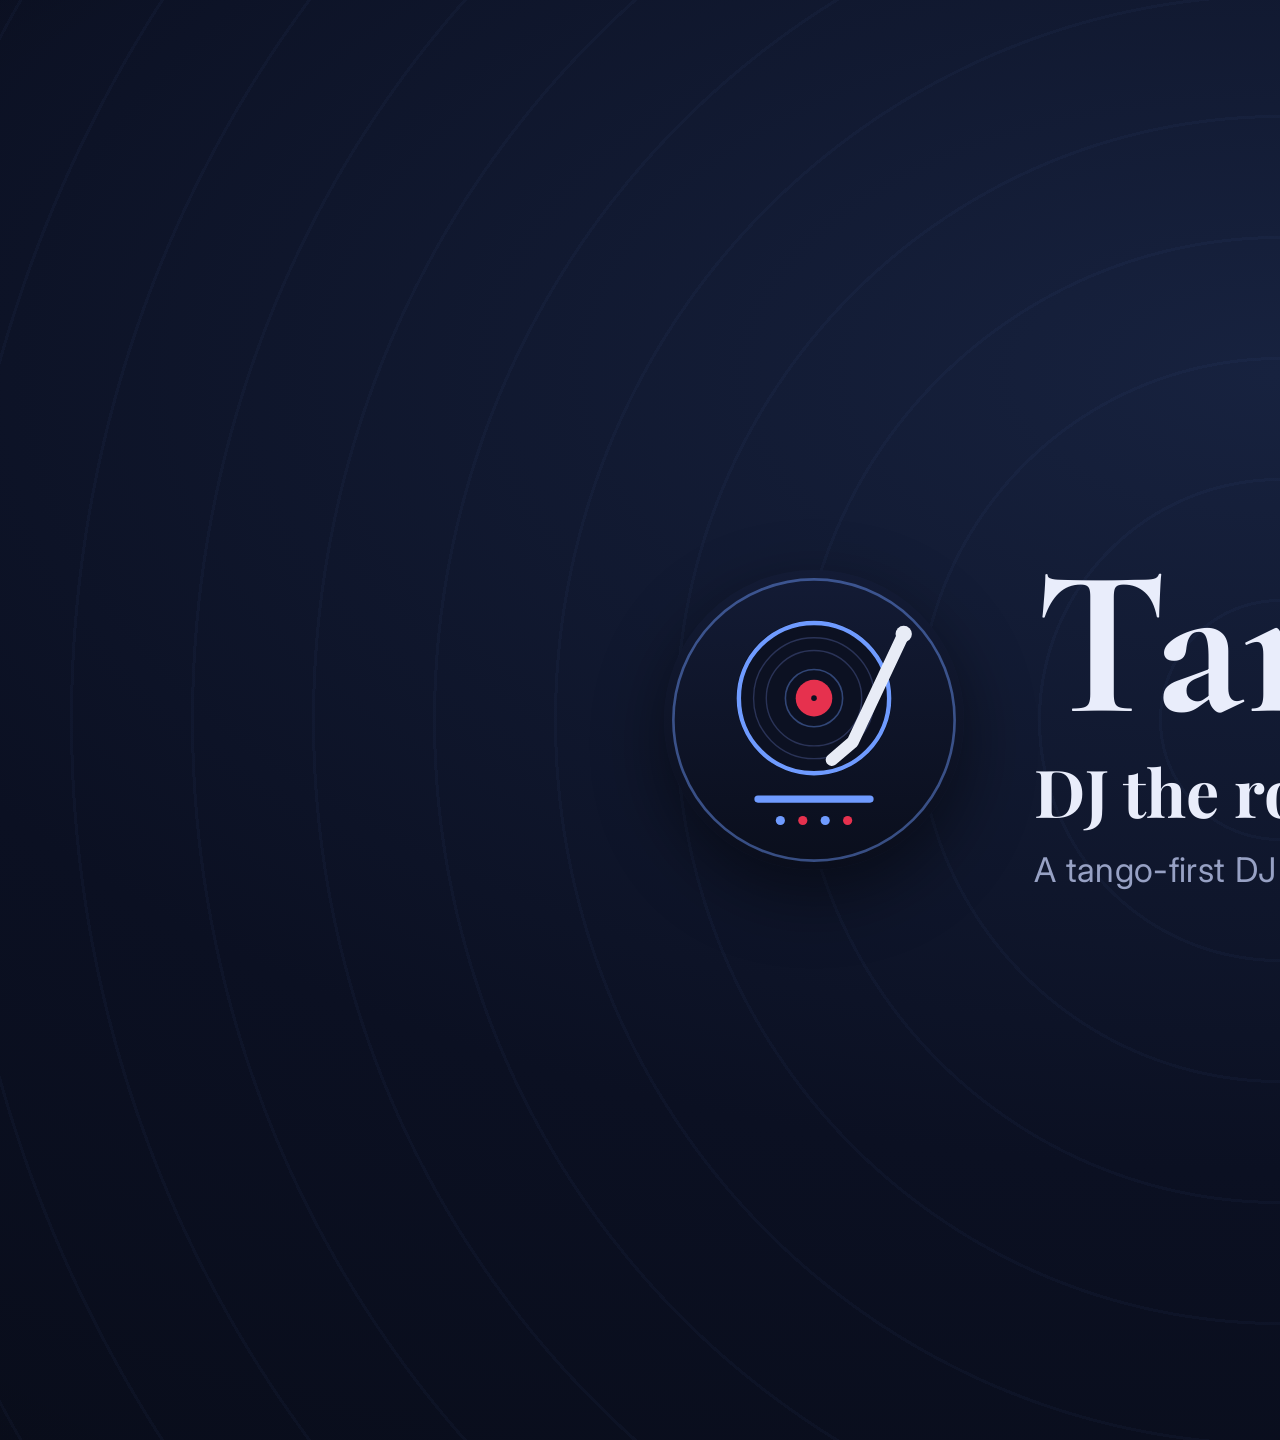
<file: assets/tangoq_banner.source.html>
<!doctype html><html><head><meta charset="utf-8">
<link rel="preconnect" href="https://fonts.googleapis.com">
<link rel="preconnect" href="https://fonts.gstatic.com" crossorigin>
<link href="https://fonts.googleapis.com/css2?family=Playfair+Display:wght@700;800&family=Cormorant+Garamond:ital,wght@0,700;1,700&family=Inter:wght@400;500&display=swap" rel="stylesheet">
<style>
  * { margin:0; padding:0; box-sizing:border-box; }
  html,body { width:2560px; height:1440px; overflow:hidden; }
  .stage {
    position:relative; width:2560px; height:1440px;
    display:flex; align-items:center; justify-content:center;
    background:
      repeating-radial-gradient(circle at 50% 50%, transparent 0 118px, rgba(111,155,255,.035) 118px 121px),
      radial-gradient(130% 120% at 50% 26%, #17223f 0%, #0b1022 46%, #070a14 100%);
  }
  .stage::after {
    content:""; position:absolute; inset:0; z-index:1;
    background: radial-gradient(120% 120% at 50% 50%, transparent 55%, rgba(3,5,10,.55) 100%);
  }
  .lockup { display:flex; align-items:center; gap:70px; z-index:2; }
  .mark { width:300px; height:300px; border-radius:50%; overflow:hidden; flex:none;
          box-shadow:0 24px 70px rgba(0,0,0,.45); }
  .mark svg { display:block; width:300px; height:300px; }
  .text { white-space:nowrap; }
  .word { font-family:"Cormorant Garamond",Georgia,serif; font-weight:700;
          font-size:210px; line-height:.9; color:#e9edfb; letter-spacing:.005em; }
  .word .q { color:#ff516b; font-style:italic; }
  .tag { font-family:"Playfair Display",Georgia,serif; font-weight:700;
         font-size:66px; color:#e9edfb; margin-top:18px; line-height:1.05; }
  .sub { font-family:"Inter",system-ui,sans-serif; font-weight:400;
         font-size:34px; color:#97a1c4; margin-top:22px; letter-spacing:.01em; }
  .sub .dot { color:#6f9bff; padding:0 14px; }
</style></head>
<body>
  <div class="stage">
    <div class="lockup">
      <div class="mark"><svg xmlns="http://www.w3.org/2000/svg" viewBox="0 0 1024 1024" role="img" aria-label="TangoQ">
  <defs>
    <linearGradient id="bg" x1="0" y1="0" x2="0" y2="1">
      <stop offset="0" stop-color="#131b35"/>
      <stop offset="1" stop-color="#0a0e1c"/>
    </linearGradient>
  </defs>

  <!-- Circular badge face. Fills the square with the same gradient as the macOS
       icon; YouTube crops the corners to a circle, so no white ever shows. -->
  <rect width="1024" height="1024" fill="url(#bg)"/>

  <!-- Brand rim: the squircle rim (inset 26, stroke 7, opacity .45) made circular
       and scaled to hug the circular edge the same way it hugs the squircle. -->
  <circle cx="512" cy="512" r="480" fill="none" stroke="#6f9bff" stroke-width="9" opacity="0.45"/>

  <!-- The exact macOS-icon composition, scaled 1.243x about center so it fills the
       circle in the same proportion it fills the squircle. -->
  <g transform="translate(512 512) scale(1.2427) translate(-512 -512)">
    <g transform="translate(512 452) scale(1.4) translate(-256 -206)">
      <g transform="translate(256 206) scale(0.78) translate(-212 -212)">
        <circle cx="212" cy="212" r="196" fill="#0c1122"/>
        <circle cx="212" cy="212" r="189" fill="none" stroke="#6f9bff" stroke-width="11"/>
        <circle cx="212" cy="212" r="152" fill="none" stroke="#2a3357" stroke-width="3.5"/>
        <circle cx="212" cy="212" r="120" fill="none" stroke="#2a3357" stroke-width="3.5"/>
        <circle cx="212" cy="212" r="72" fill="none" stroke="#6f9bff" stroke-width="4" opacity="0.38"/>
        <circle cx="212" cy="212" r="46" fill="#e6314e"/>
        <circle cx="212" cy="212" r="7" fill="#0c1122"/>
      </g>
      <circle cx="432" cy="80" r="16" fill="#e8ecf6"/>
      <polyline points="432,80 332,292 291,327" fill="none" stroke="#e8ecf6" stroke-width="24" stroke-linecap="round" stroke-linejoin="round"/>
      <line x1="146" y1="404" x2="366" y2="404" stroke="#6f9bff" stroke-width="14" stroke-linecap="round"/>
      <circle cx="190" cy="446" r="9" fill="#6f9bff"/>
      <circle cx="234" cy="446" r="9" fill="#e6314e"/>
      <circle cx="278" cy="446" r="9" fill="#6f9bff"/>
      <circle cx="322" cy="446" r="9" fill="#e6314e"/>
    </g>
  </g>
</svg>
</div>
      <div class="text">
        <div class="word">Tango<span class="q">Q</span></div>
        <div class="tag">DJ the room, not the playlist.</div>
        <div class="sub">A tango-first DJ app<span class="dot">&bull;</span>tangoq.app</div>
      </div>
    </div>
  </div>
</body></html>
</file>
